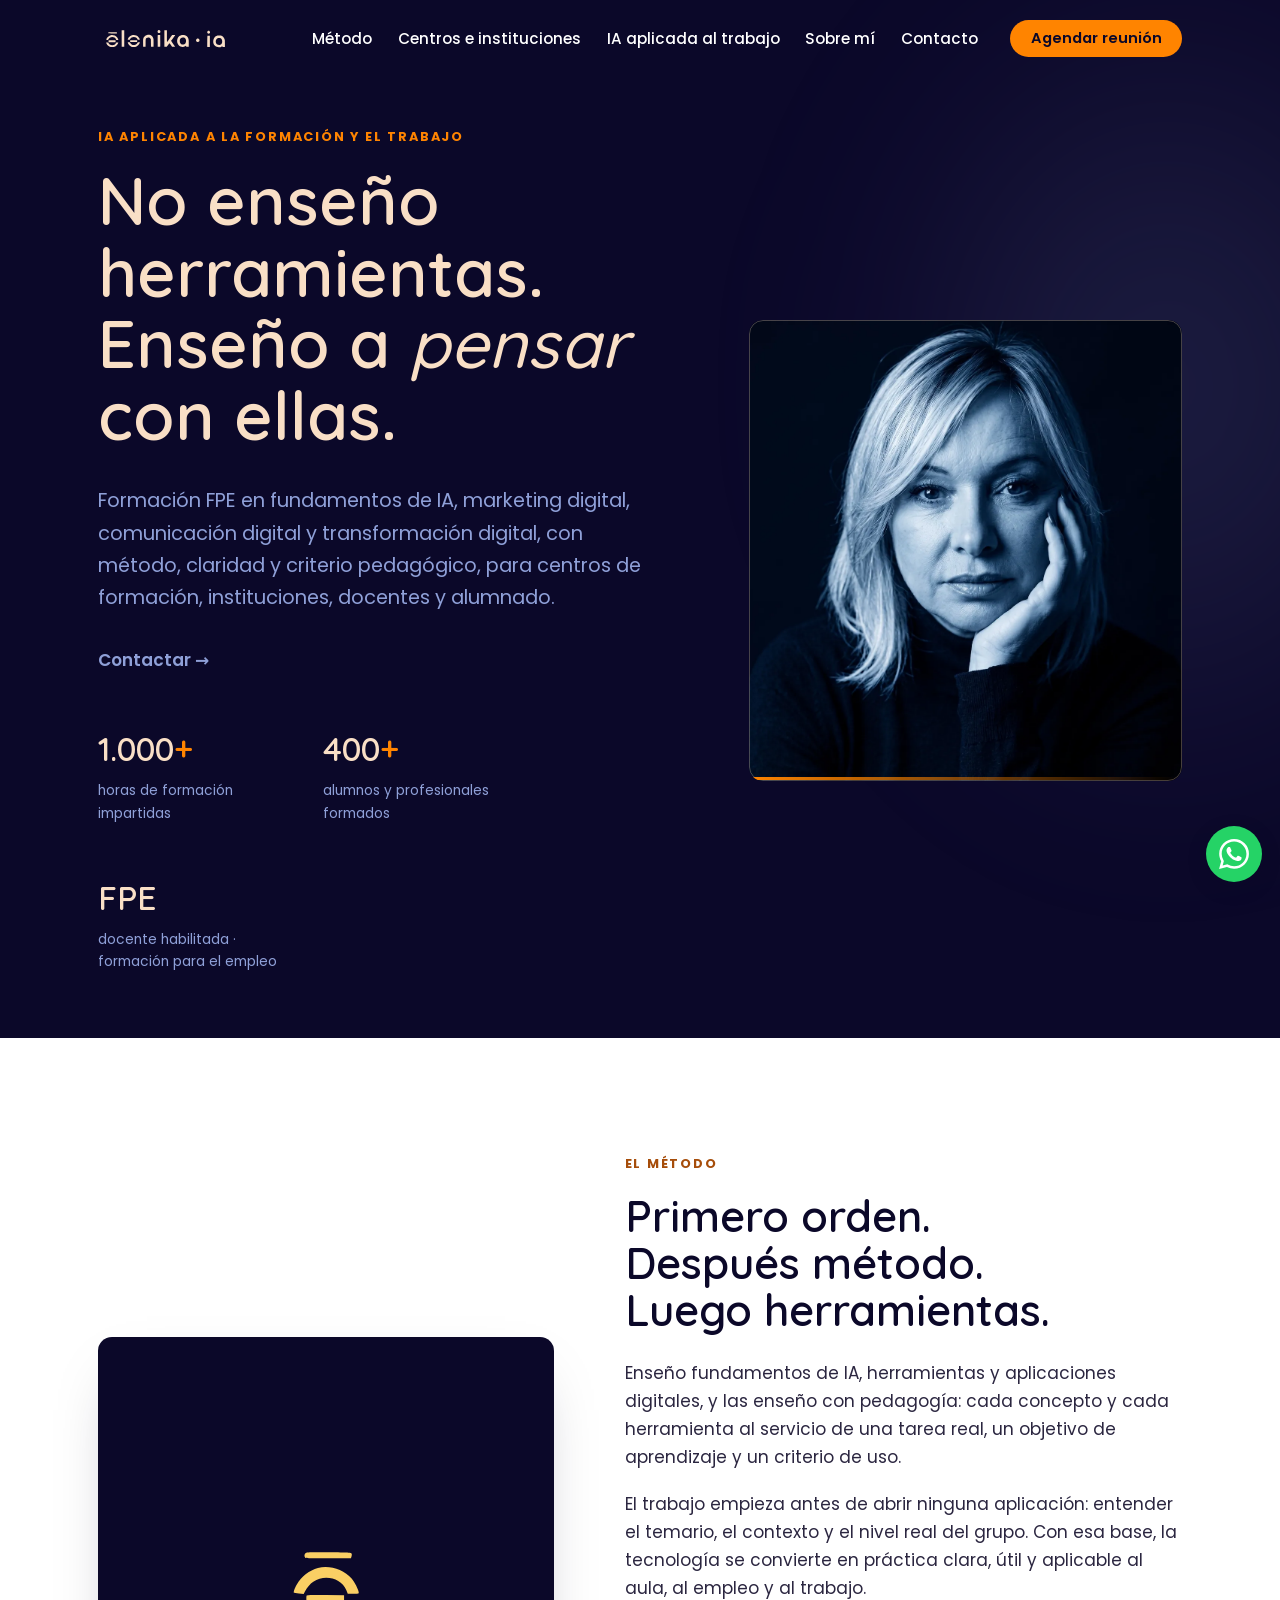
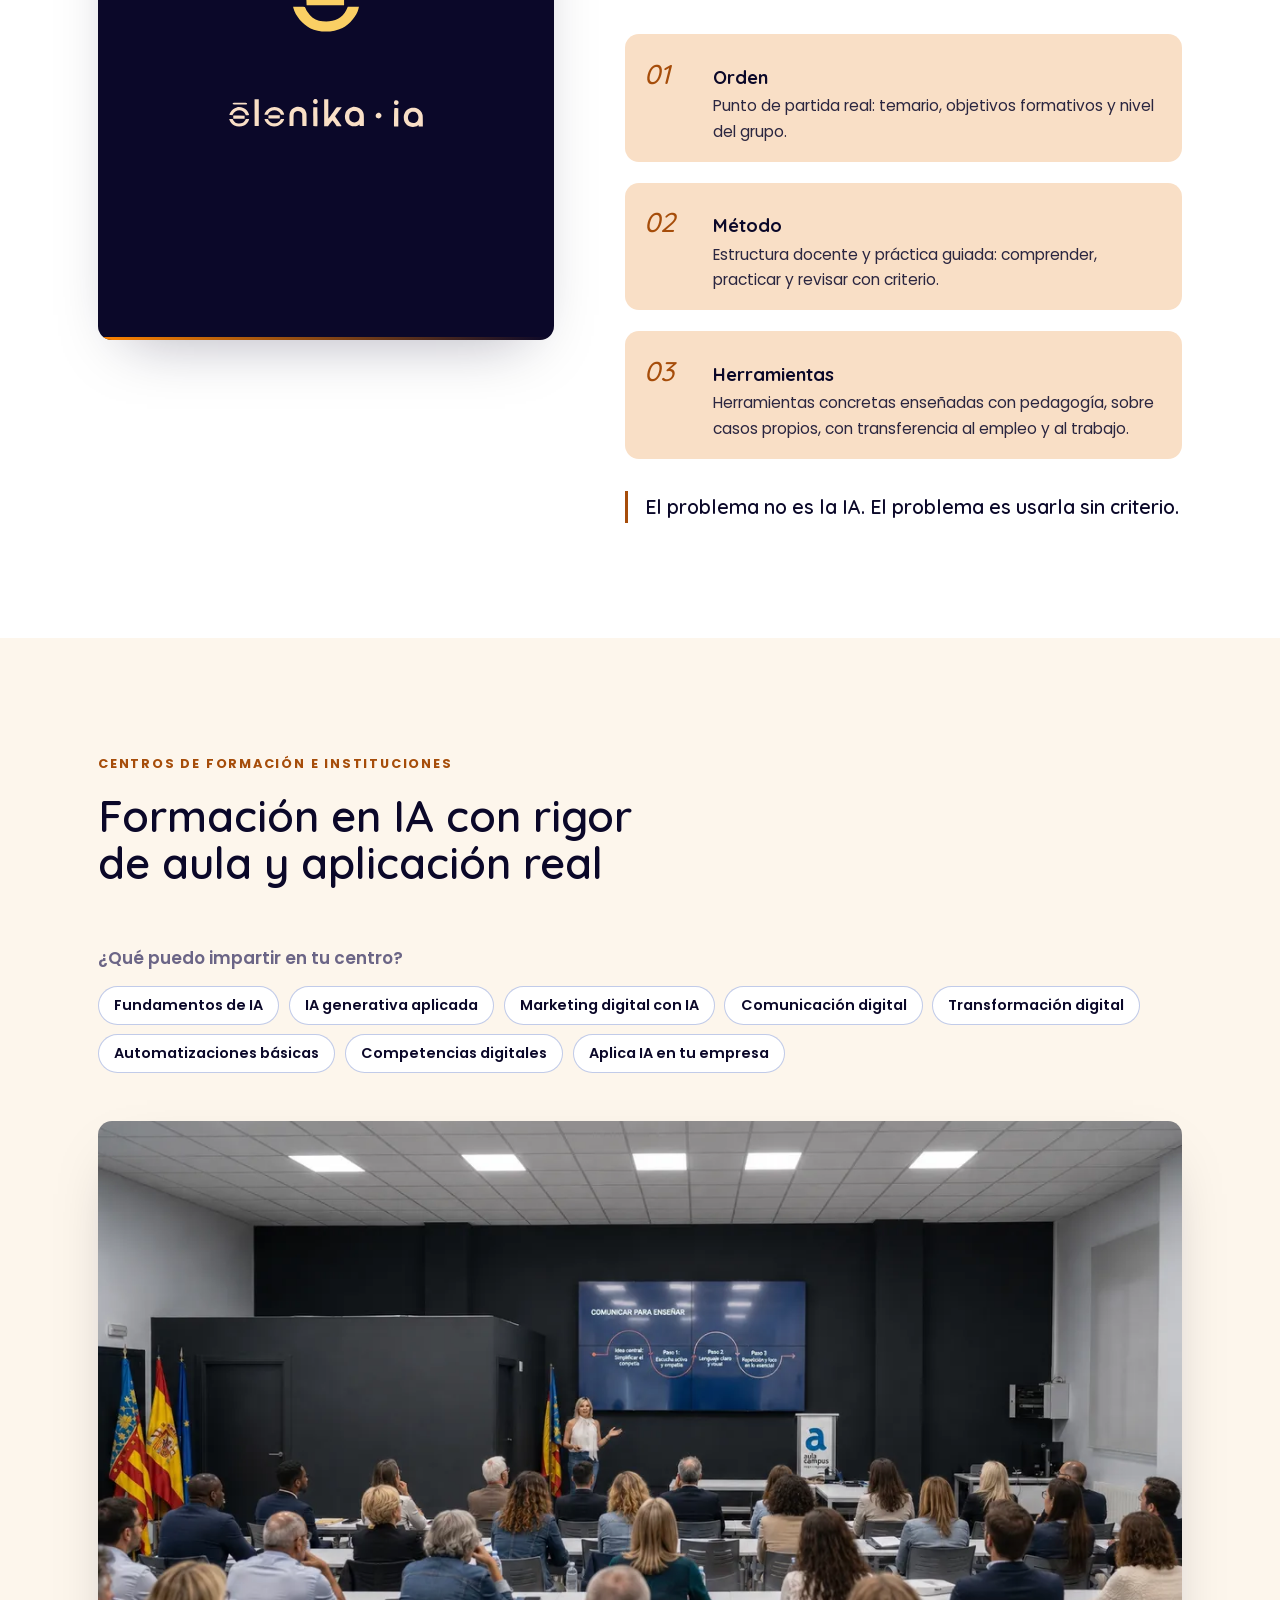
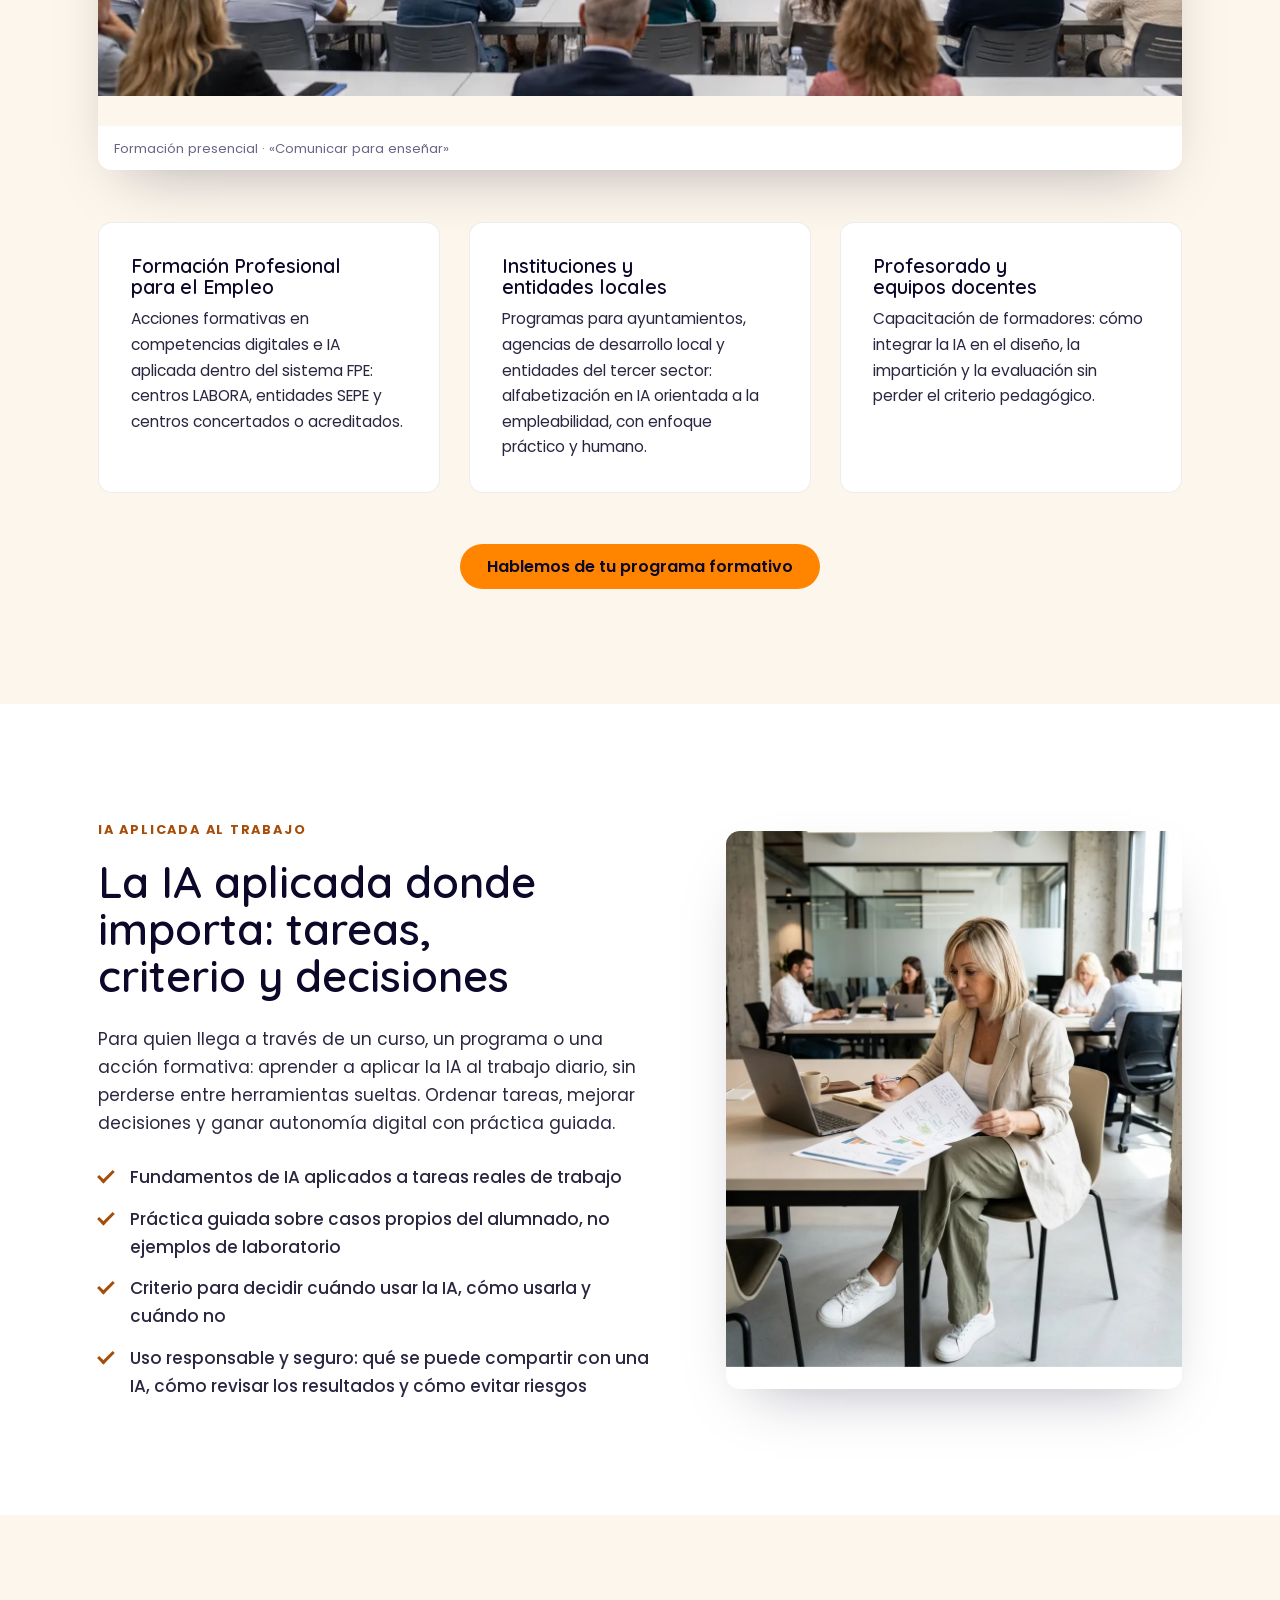
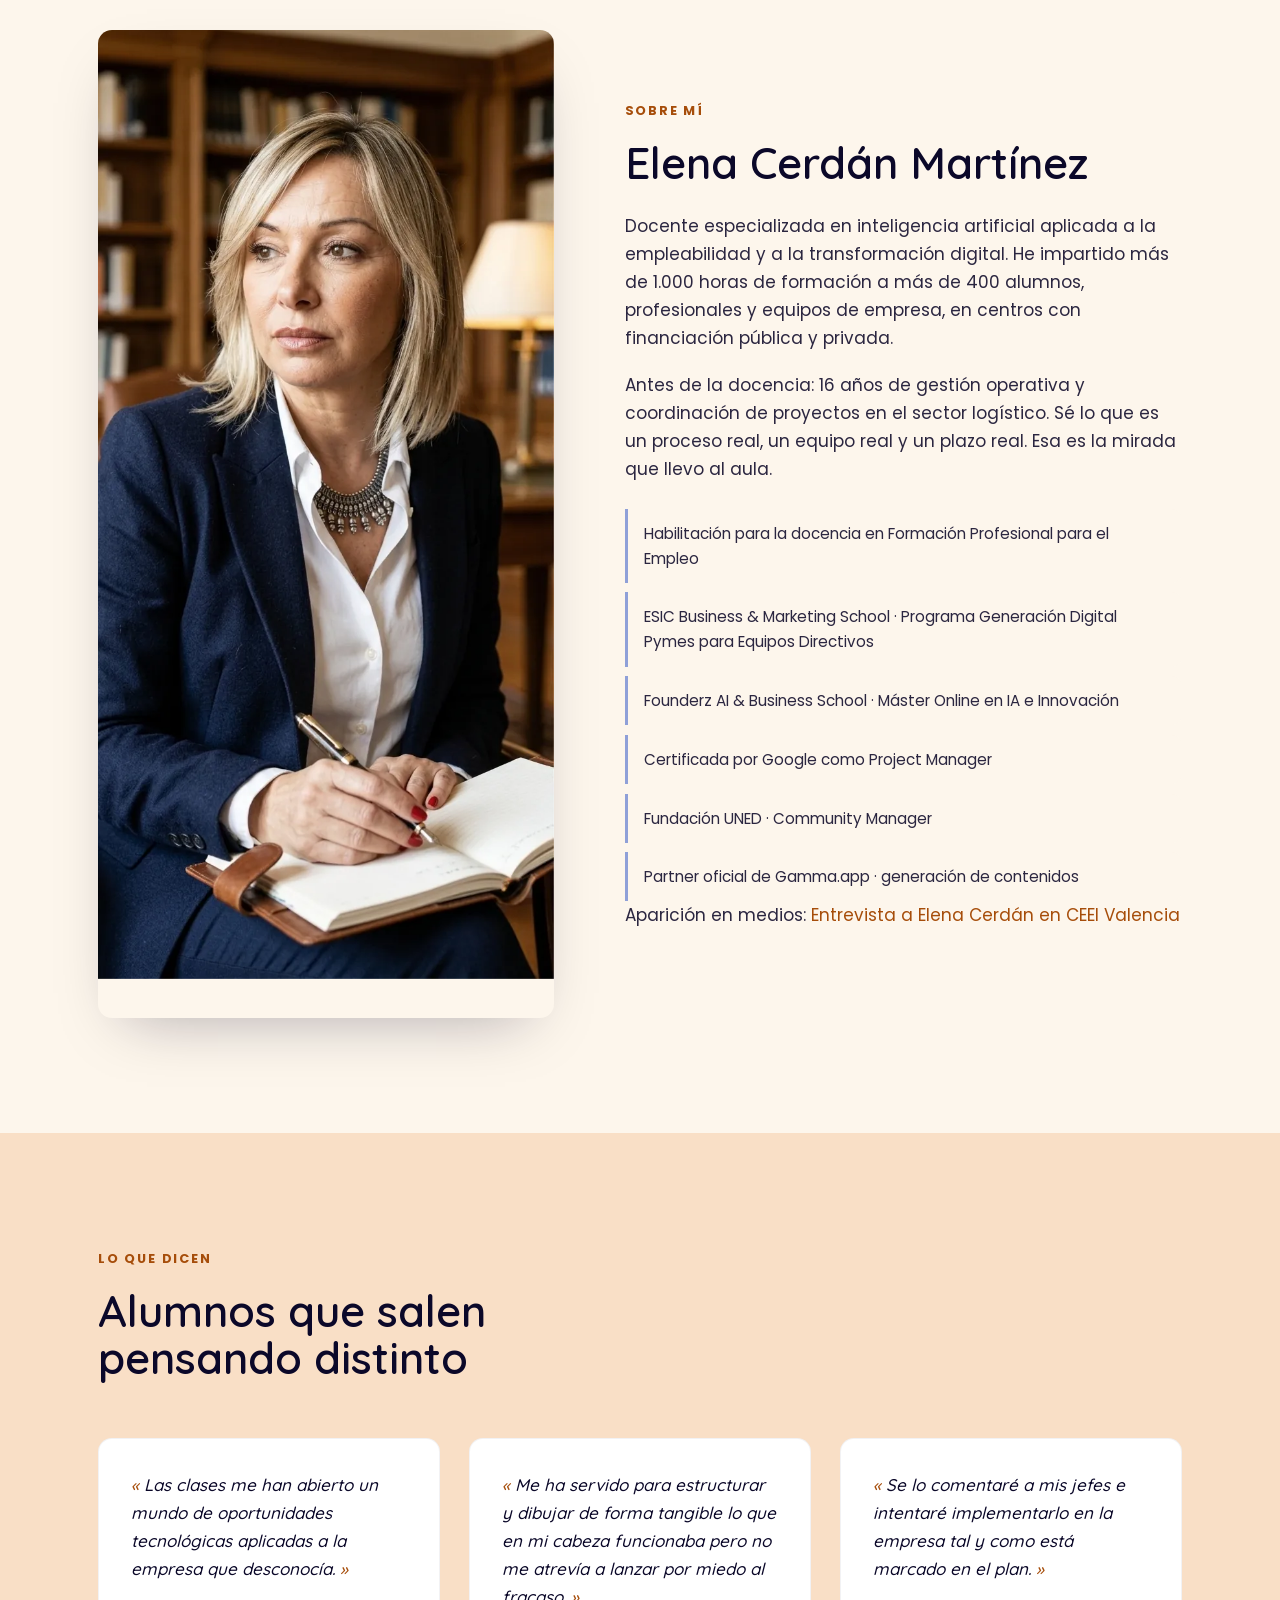
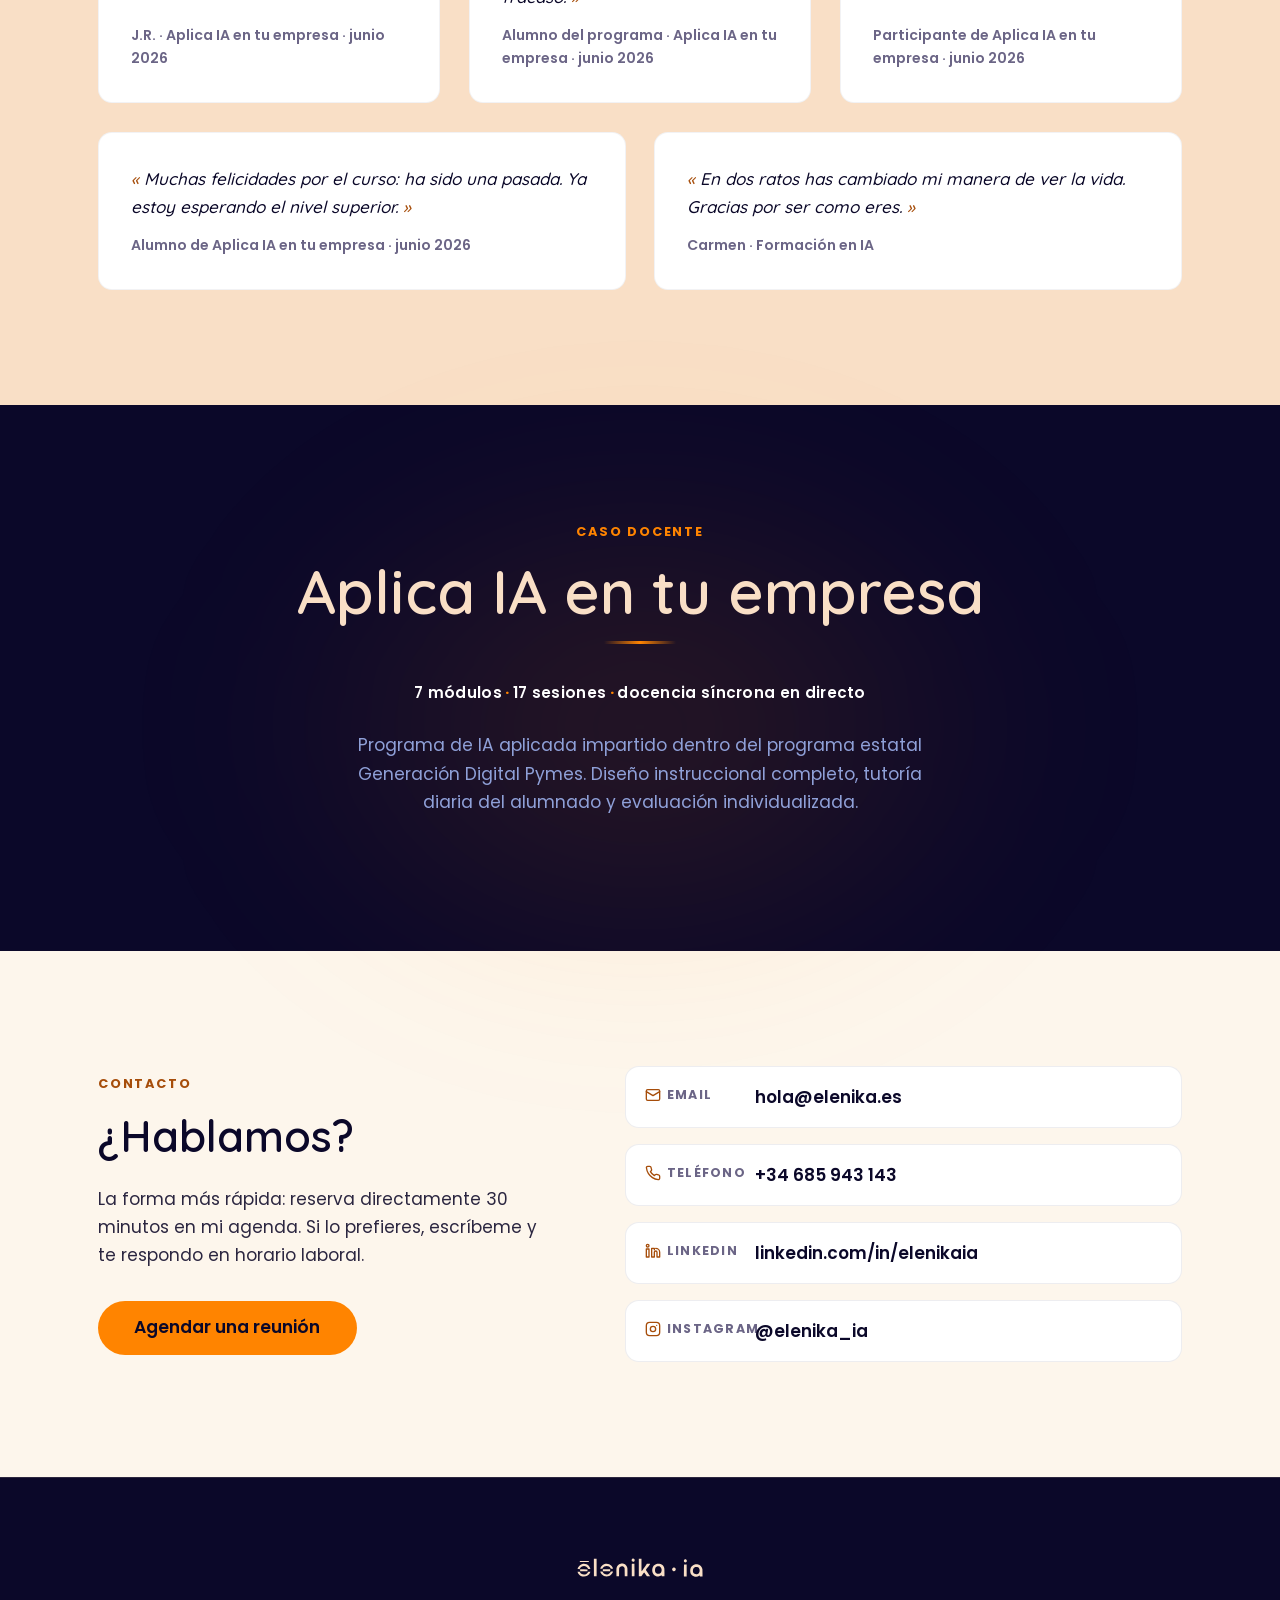
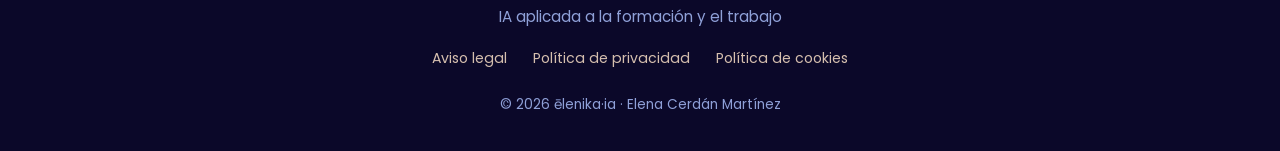
<file: index.html>
<!DOCTYPE html>
<html lang="es">
<head>
  <meta charset="UTF-8">
  <meta name="viewport" content="width=device-width, initial-scale=1.0">
  <title>ēlenika·ia · IA aplicada a la formación y el trabajo</title>
  <meta name="description" content="Formación FPE en fundamentos de IA, marketing digital, comunicación digital y transformación digital, para centros de formación, instituciones, docentes y alumnado. Elena Cerdán Martínez · ēlenika·ia.">
  <link rel="icon" type="image/svg+xml" href="assets/img/favicon.svg">
  <link rel="stylesheet" href="styles.css?v=20260904">
  <meta property="og:title" content="ēlenika·ia · IA aplicada a la formación y el trabajo">
  <meta property="og:description" content="No enseño herramientas. Enseño a pensar con ellas. Formación FPE en fundamentos de IA, marketing digital, comunicación digital y transformación digital.">
  <meta property="og:type" content="website">
  <script type="application/ld+json">
  {
    "@context": "https://schema.org",
    "@graph": [
      {
        "@type": "Person",
        "name": "Elena Cerdán Martínez",
        "jobTitle": "Docente FPE en IA aplicada, marketing digital y transformación digital",
        "url": "https://elenika.es/",
        "email": "mailto:hola@elenika.es",
        "telephone": "+34685943143",
        "sameAs": [
          "https://www.linkedin.com/in/elenikaia",
          "https://www.instagram.com/elenika_ia"
        ],
        "knowsAbout": [
          "Inteligencia artificial aplicada",
          "Formación Profesional para el Empleo",
          "Marketing digital",
          "Comunicación digital",
          "Transformación digital",
          "Competencias digitales"
        ],
        "brand": { "@type": "Brand", "name": "ēlenika·ia" }
      },
      {
        "@type": "WebSite",
        "name": "ēlenika·ia",
        "url": "https://elenika.es/",
        "inLanguage": "es"
      }
    ]
  }
  </script>
  <meta property="og:url" content="https://elenika.es/">
  <meta property="og:image" content="https://elenika.es/assets/img/elenika10.webp">
  <meta property="og:locale" content="es_ES">
</head>
<body>

  <!-- Splash -->
  <div class="splash" data-splash aria-hidden="true">
    <img src="assets/img/favicon.svg" alt="" class="splash-mark" width="72" height="72">
  </div>

  <!-- Nav -->
  <header class="nav" data-nav>
    <div class="nav-inner">
      <a href="#inicio" class="nav-logo" aria-label="ēlenika·ia — inicio">
        <img src="assets/img/logo_digital_sin_tagline.svg" alt="ēlenika·ia" class="nav-logo-dark" width="146" height="37">
        <img src="assets/img/logo_premium_sin_tagline.svg" alt="" class="nav-logo-light" width="146" height="37" aria-hidden="true">
      </a>
      <nav class="nav-links" data-nav-links aria-label="Navegación principal">
        <a href="#metodo">Método</a>
        <a href="#centros">Centros e instituciones</a>
        <a href="#empresas">IA aplicada al trabajo</a>
        <a href="#sobre-mi">Sobre mí</a>
        <a href="#contacto">Contacto</a>
      </nav>
      <a href="https://calendly.com/hola-elenika/30min" target="_blank" rel="noopener" class="btn btn-primary nav-cta" data-magnetic>Agendar reunión</a>
      <button class="nav-burger" data-burger aria-label="Abrir menú" aria-expanded="false">
        <span></span><span></span>
      </button>
    </div>
  </header>

  <main id="inicio">

    <!-- ============ HERO ============ -->
    <section class="hero" data-theme-dark>
      <div class="hero-inner">
        <div class="hero-copy">
          <p class="kicker reveal">IA aplicada a la formación y el trabajo</p>
          <h1 class="hero-title" data-split="words">No enseño herramientas.<br>Enseño a <em>pensar</em> con ellas.</h1>
          <p class="hero-sub reveal">Formación FPE en fundamentos de IA, marketing digital, comunicación digital y transformación digital, con método, claridad y criterio pedagógico, para centros de formación, instituciones, docentes y alumnado.</p>
          <div class="hero-actions reveal">
            <a href="#contacto" class="link-arrow">Contactar</a>
          </div>
          <dl class="hero-stats reveal">
            <div><dt data-count="1000">0</dt><dd>horas de formación impartidas</dd></div>
            <div><dt data-count="400">0</dt><dd>alumnos y profesionales formados</dd></div>
            <div><dt>FPE</dt><dd>docente habilitada · formación para el empleo</dd></div>
          </dl>
        </div>
        <figure class="hero-figure" data-parallax="0.12">
          <img src="assets/img/elenika10.webp" alt="Elena Cerdán Martínez, docente de inteligencia artificial aplicada" width="1200" height="1276" fetchpriority="high">
          <span class="hero-ring" aria-hidden="true"></span>
        </figure>
      </div>
    </section>

    <!-- ============ MÉTODO ============ -->
    <section class="section section-metodo" id="metodo">
      <div class="container grid-2">
        <figure class="figure-editorial brand-panel reveal" aria-hidden="true">
          <img src="assets/img/favicon.svg" alt="" class="brand-panel-mark" width="120" height="120" loading="lazy">
          <img src="assets/img/logo_premium_sin_tagline.svg" alt="" class="brand-panel-logo" width="220" height="55" loading="lazy">
        </figure>
        <div class="section-copy">
          <p class="kicker reveal">El método</p>
          <h2 class="reveal" data-split="words">Primero orden. Después método. Luego herramientas.</h2>
          <p class="reveal">Enseño fundamentos de IA, herramientas y aplicaciones digitales, y las enseño con pedagogía: cada concepto y cada herramienta al servicio de una tarea real, un objetivo de aprendizaje y un criterio de uso.</p>
          <p class="reveal">El trabajo empieza antes de abrir ninguna aplicación: entender el temario, el contexto y el nivel real del grupo. Con esa base, la tecnología se convierte en práctica clara, útil y aplicable al aula, al empleo y al trabajo.</p>
          <ol class="metodo-steps">
            <li class="reveal"><strong>Orden</strong><span>Punto de partida real: temario, objetivos formativos y nivel del grupo.</span></li>
            <li class="reveal"><strong>Método</strong><span>Estructura docente y práctica guiada: comprender, practicar y revisar con criterio.</span></li>
            <li class="reveal"><strong>Herramientas</strong><span>Herramientas concretas enseñadas con pedagogía, sobre casos propios, con transferencia al empleo y al trabajo.</span></li>
          </ol>
          <p class="metodo-cierre reveal">El problema no es la IA. El problema es usarla sin criterio.</p>
        </div>
      </div>
    </section>

    <!-- ============ CENTROS E INSTITUCIONES ============ -->
    <section class="section section-centros" id="centros">
      <div class="container">
        <div class="section-head">
          <p class="kicker reveal">Centros de formación e instituciones</p>
          <h2 class="reveal" data-split="words">Formación en IA con rigor de aula y aplicación real</h2>
        </div>
        <p class="chips-lead reveal">¿Qué puedo impartir en tu centro?</p>
        <ul class="chips reveal">
          <li>Fundamentos de IA</li>
          <li>IA generativa aplicada</li>
          <li>Marketing digital con IA</li>
          <li>Comunicación digital</li>
          <li>Transformación digital</li>
          <li>Automatizaciones básicas</li>
          <li>Competencias digitales</li>
          <li>Aplica IA en tu empresa</li>
        </ul>
        <figure class="figure-wide reveal" data-parallax="0.1">
          <img src="assets/img/elenika11.webp" alt="Elena Cerdán impartiendo la sesión «Comunicar para enseñar» ante un grupo de profesionales en el aula" width="1200" height="670" loading="lazy">
          <figcaption>Formación presencial · «Comunicar para enseñar»</figcaption>
        </figure>
        <div class="cards-3">
          <article class="card reveal">
            <h3>Formación Profesional para el Empleo</h3>
            <p>Acciones formativas en competencias digitales e IA aplicada dentro del sistema FPE: centros LABORA, entidades SEPE y centros concertados o acreditados.</p>
          </article>
          <article class="card reveal">
            <h3>Instituciones y entidades locales</h3>
            <p>Programas para ayuntamientos, agencias de desarrollo local y entidades del tercer sector: alfabetización en IA orientada a la empleabilidad, con enfoque práctico y humano.</p>
          </article>
          <article class="card reveal">
            <h3>Profesorado y equipos docentes</h3>
            <p>Capacitación de formadores: cómo integrar la IA en el diseño, la impartición y la evaluación sin perder el criterio pedagógico.</p>
          </article>
        </div>
        <p class="section-cta reveal"><a href="https://calendly.com/hola-elenika/30min" target="_blank" rel="noopener" class="btn btn-primary" data-magnetic>Hablemos de tu programa formativo</a></p>
      </div>
    </section>

    <!-- ============ EMPRESAS ============ -->
    <section class="section section-empresas" id="empresas">
      <div class="container grid-2 grid-2--reverse">
        <figure class="figure-editorial reveal" data-parallax="0.08">
          <img src="assets/img/elenika9.webp" alt="Elena revisando diagramas de procesos en un espacio de trabajo compartido" width="928" height="1136" loading="lazy">
        </figure>
        <div class="section-copy">
          <p class="kicker reveal">IA aplicada al trabajo</p>
          <h2 class="reveal" data-split="words">La IA aplicada donde importa: tareas, criterio y decisiones</h2>
          <p class="reveal">Para quien llega a través de un curso, un programa o una acción formativa: aprender a aplicar la IA al trabajo diario, sin perderse entre herramientas sueltas. Ordenar tareas, mejorar decisiones y ganar autonomía digital con práctica guiada.</p>
          <ul class="checklist">
            <li class="reveal">Fundamentos de IA aplicados a tareas reales de trabajo</li>
            <li class="reveal">Práctica guiada sobre casos propios del alumnado, no ejemplos de laboratorio</li>
            <li class="reveal">Criterio para decidir cuándo usar la IA, cómo usarla y cuándo no</li>
            <li class="reveal">Uso responsable y seguro: qué se puede compartir con una IA, cómo revisar los resultados y cómo evitar riesgos</li>
          </ul>
        </div>
      </div>
    </section>

    <!-- ============ SOBRE MÍ ============ -->
    <section class="section section-sobre" id="sobre-mi">
      <div class="container grid-2">
        <figure class="figure-editorial reveal" data-parallax="0.08">
          <img src="assets/img/elenika7.webp" alt="Retrato de Elena Cerdán Martínez" width="704" height="1524" loading="lazy">
        </figure>
        <div class="section-copy">
          <p class="kicker reveal">Sobre mí</p>
          <h2 class="reveal" data-split="words">Elena Cerdán Martínez</h2>
          <p class="reveal">Docente especializada en inteligencia artificial aplicada a la empleabilidad y a la transformación digital. He impartido más de 1.000 horas de formación a más de 400 alumnos, profesionales y equipos de empresa, en centros con financiación pública y privada.</p>
          <p class="reveal">Antes de la docencia: 16 años de gestión operativa y coordinación de proyectos en el sector logístico. Sé lo que es un proceso real, un equipo real y un plazo real. Esa es la mirada que llevo al aula.</p>
          <ul class="credentials">
            <li class="reveal">Habilitación para la docencia en Formación Profesional para el Empleo</li>
            <li class="reveal">ESIC Business & Marketing School · Programa Generación Digital Pymes para Equipos Directivos</li>
            <li class="reveal">Founderz AI & Business School · Máster Online en IA e Innovación</li>
            <li class="reveal">Certificada por Google como Project Manager</li>
            <li class="reveal">Fundación UNED · Community Manager</li>
            <li class="reveal">Partner oficial de Gamma.app · generación de contenidos</li>
          </ul>
          <p class="reveal">Aparición en medios: <a href="https://ceeivalencia.emprenemjunts.es/?n=32394&op=8" target="_blank" rel="noopener noreferrer">Entrevista a Elena Cerdán en CEEI Valencia</a></p>
        </div>
      </div>
    </section>

    <!-- ============ TESTIMONIOS ============ -->
    <section class="section section-testimonios" id="testimonios">
      <div class="container">
        <div class="section-head">
          <p class="kicker reveal">Lo que dicen</p>
          <h2 class="reveal" data-split="words">Alumnos que salen pensando distinto</h2>
        </div>
        <div class="cards-3 testimonios">
          <blockquote class="card testimonio reveal">
            <p>Las clases me han abierto un mundo de oportunidades tecnológicas aplicadas a la empresa que desconocía.</p>
            <footer>J.R. · Aplica IA en tu empresa · junio 2026</footer>
          </blockquote>
          <blockquote class="card testimonio reveal">
            <p>Me ha servido para estructurar y dibujar de forma tangible lo que en mi cabeza funcionaba pero no me atrevía a lanzar por miedo al fracaso.</p>
            <footer>Alumno del programa · Aplica IA en tu empresa · junio 2026</footer>
          </blockquote>
          <blockquote class="card testimonio reveal">
            <p>Se lo comentaré a mis jefes e intentaré implementarlo en la empresa tal y como está marcado en el plan.</p>
            <footer>Participante de Aplica IA en tu empresa · junio 2026</footer>
          </blockquote>
          <blockquote class="card testimonio reveal">
            <p>Muchas felicidades por el curso: ha sido una pasada. Ya estoy esperando el nivel superior.</p>
            <footer>Alumno de Aplica IA en tu empresa · junio 2026</footer>
          </blockquote>
          <blockquote class="card testimonio reveal">
            <p>En dos ratos has cambiado mi manera de ver la vida. Gracias por ser como eres.</p>
            <footer>Carmen · Formación en IA</footer>
          </blockquote>
        </div>
      </div>
    </section>

    <!-- ============ PROGRAMA DESTACADO ============ -->
    <section class="section section-programa" data-theme-dark id="programa">
      <div class="container">
        <p class="kicker reveal">Caso docente</p>
        <h2 class="programa-title reveal" data-split="words">Aplica IA en tu empresa</h2>
        <p class="programa-spec reveal"><span>7 módulos</span><span>17 sesiones</span><span>docencia síncrona en directo</span></p>
        <p class="programa-sub reveal">Programa de IA aplicada impartido dentro del programa estatal Generación Digital Pymes. Diseño instruccional completo, tutoría diaria del alumnado y evaluación individualizada.</p>
      </div>
    </section>

    <!-- ============ CONTACTO ============ -->
    <section class="section section-contacto" id="contacto">
      <div class="container grid-2">
        <div class="section-copy">
          <p class="kicker reveal">Contacto</p>
          <h2 class="reveal" data-split="words">¿Hablamos?</h2>
          <p class="reveal">La forma más rápida: reserva directamente 30 minutos en mi agenda. Si lo prefieres, escríbeme y te respondo en horario laboral.</p>
          <div class="hero-actions reveal">
            <a href="https://calendly.com/hola-elenika/30min" target="_blank" rel="noopener" class="btn btn-primary btn-lg" data-magnetic>Agendar una reunión</a>
          </div>
        </div>
        <ul class="contact-list">
          <li class="reveal"><span><svg aria-hidden="true" viewBox="0 0 24 24" width="16" height="16" fill="none" stroke="currentColor" stroke-width="2" stroke-linecap="round" stroke-linejoin="round"><rect x="2" y="4" width="20" height="16" rx="2"/><path d="m22 7-10 6L2 7"/></svg>Email</span><a href="mailto:hola@elenika.es">hola@elenika.es</a></li>
          <li class="reveal"><span><svg aria-hidden="true" viewBox="0 0 24 24" width="16" height="16" fill="none" stroke="currentColor" stroke-width="2" stroke-linecap="round" stroke-linejoin="round"><path d="M22 16.92v3a2 2 0 0 1-2.18 2 19.79 19.79 0 0 1-8.63-3.07 19.5 19.5 0 0 1-6-6 19.79 19.79 0 0 1-3.07-8.67A2 2 0 0 1 4.11 2h3a2 2 0 0 1 2 1.72c.13.96.36 1.9.7 2.81a2 2 0 0 1-.45 2.11L8.09 9.91a16 16 0 0 0 6 6l1.27-1.27a2 2 0 0 1 2.11-.45c.91.34 1.85.57 2.81.7A2 2 0 0 1 22 16.92z"/></svg>Teléfono</span><a href="tel:+34685943143">+34 685 943 143</a></li>
          <li class="reveal"><span><svg aria-hidden="true" viewBox="0 0 24 24" width="16" height="16" fill="none" stroke="currentColor" stroke-width="2" stroke-linecap="round" stroke-linejoin="round"><path d="M16 8a6 6 0 0 1 6 6v7h-4v-7a2 2 0 0 0-4 0v7h-4V8h4v2"/><rect x="2" y="9" width="4" height="12"/><circle cx="4" cy="4" r="2"/></svg>LinkedIn</span><a href="https://www.linkedin.com/in/elenikaia" target="_blank" rel="noopener">linkedin.com/in/elenikaia</a></li>
          <li class="reveal"><span><svg aria-hidden="true" viewBox="0 0 24 24" width="16" height="16" fill="none" stroke="currentColor" stroke-width="2" stroke-linecap="round" stroke-linejoin="round"><rect x="2" y="2" width="20" height="20" rx="5"/><circle cx="12" cy="12" r="4"/><line x1="17.5" y1="6.5" x2="17.5" y2="6.5"/></svg>Instagram</span><a href="https://www.instagram.com/elenika_ia" target="_blank" rel="noopener">@elenika_ia</a></li>
        </ul>
      </div>
    </section>

  </main>

  <!-- Footer -->
  <footer class="footer" data-theme-dark>
    <div class="container footer-inner">
      <img src="assets/img/logo_premium_sin_tagline.svg" alt="ēlenika·ia" width="160" height="40" loading="lazy">
      <p class="footer-tagline">IA aplicada a la formación y el trabajo</p>
      <nav class="footer-legal" aria-label="Enlaces legales">
        <a href="legal/aviso-legal.html">Aviso legal</a>
        <a href="legal/privacidad.html">Política de privacidad</a>
        <a href="legal/cookies.html">Política de cookies</a>
      </nav>
      <p class="footer-copy">© 2026 ēlenika·ia · Elena Cerdán Martínez</p>
    </div>
  </footer>

  <!-- Burbuja de contacto por WhatsApp -->
  <a class="whatsapp-fab" href="https://wa.me/34685943143?text=Hola%20Elena%2C%20te%20escribo%20desde%20elenika.es." target="_blank" rel="noopener" aria-label="Escribir a Elena por WhatsApp">
    <svg viewBox="0 0 24 24" aria-hidden="true"><path d="M17.472 14.382c-.297-.149-1.758-.867-2.03-.967-.273-.099-.471-.148-.67.15-.197.297-.767.966-.94 1.164-.173.199-.347.223-.644.075-.297-.15-1.255-.463-2.39-1.475-.883-.788-1.48-1.761-1.653-2.059-.173-.297-.018-.458.13-.606.134-.133.298-.347.446-.52.149-.174.198-.298.298-.497.099-.198.05-.371-.025-.52-.075-.149-.669-1.612-.916-2.207-.242-.579-.487-.5-.669-.51-.173-.008-.371-.01-.57-.01-.198 0-.52.074-.792.372-.272.297-1.04 1.016-1.04 2.479 0 1.462 1.065 2.875 1.213 3.074.149.198 2.096 3.2 5.077 4.487.709.306 1.262.489 1.694.625.712.227 1.36.195 1.871.118.571-.085 1.758-.719 2.006-1.413.248-.694.248-1.289.173-1.413-.074-.124-.272-.198-.57-.347m-5.421 7.403h-.004a9.87 9.87 0 01-5.031-1.378l-.361-.214-3.741.982.998-3.648-.235-.374a9.86 9.86 0 01-1.51-5.26c.001-5.45 4.436-9.884 9.888-9.884 2.64 0 5.122 1.03 6.988 2.898a9.825 9.825 0 012.893 6.994c-.003 5.45-4.437 9.884-9.885 9.884m8.413-18.297A11.815 11.815 0 0012.05 0C5.495 0 .16 5.335.157 11.892c0 2.096.547 4.142 1.588 5.945L.057 24l6.305-1.654a11.882 11.882 0 005.683 1.448h.005c6.554 0 11.89-5.335 11.893-11.893a11.821 11.821 0 00-3.48-8.413z"/></svg>
  </a>

  <script defer src="lib/gsap.min.js?v=20260904"></script>
  <script defer src="lib/ScrollTrigger.min.js?v=20260904"></script>
  <script defer src="main.js?v=20260904"></script>
</body>
</html>
</file>
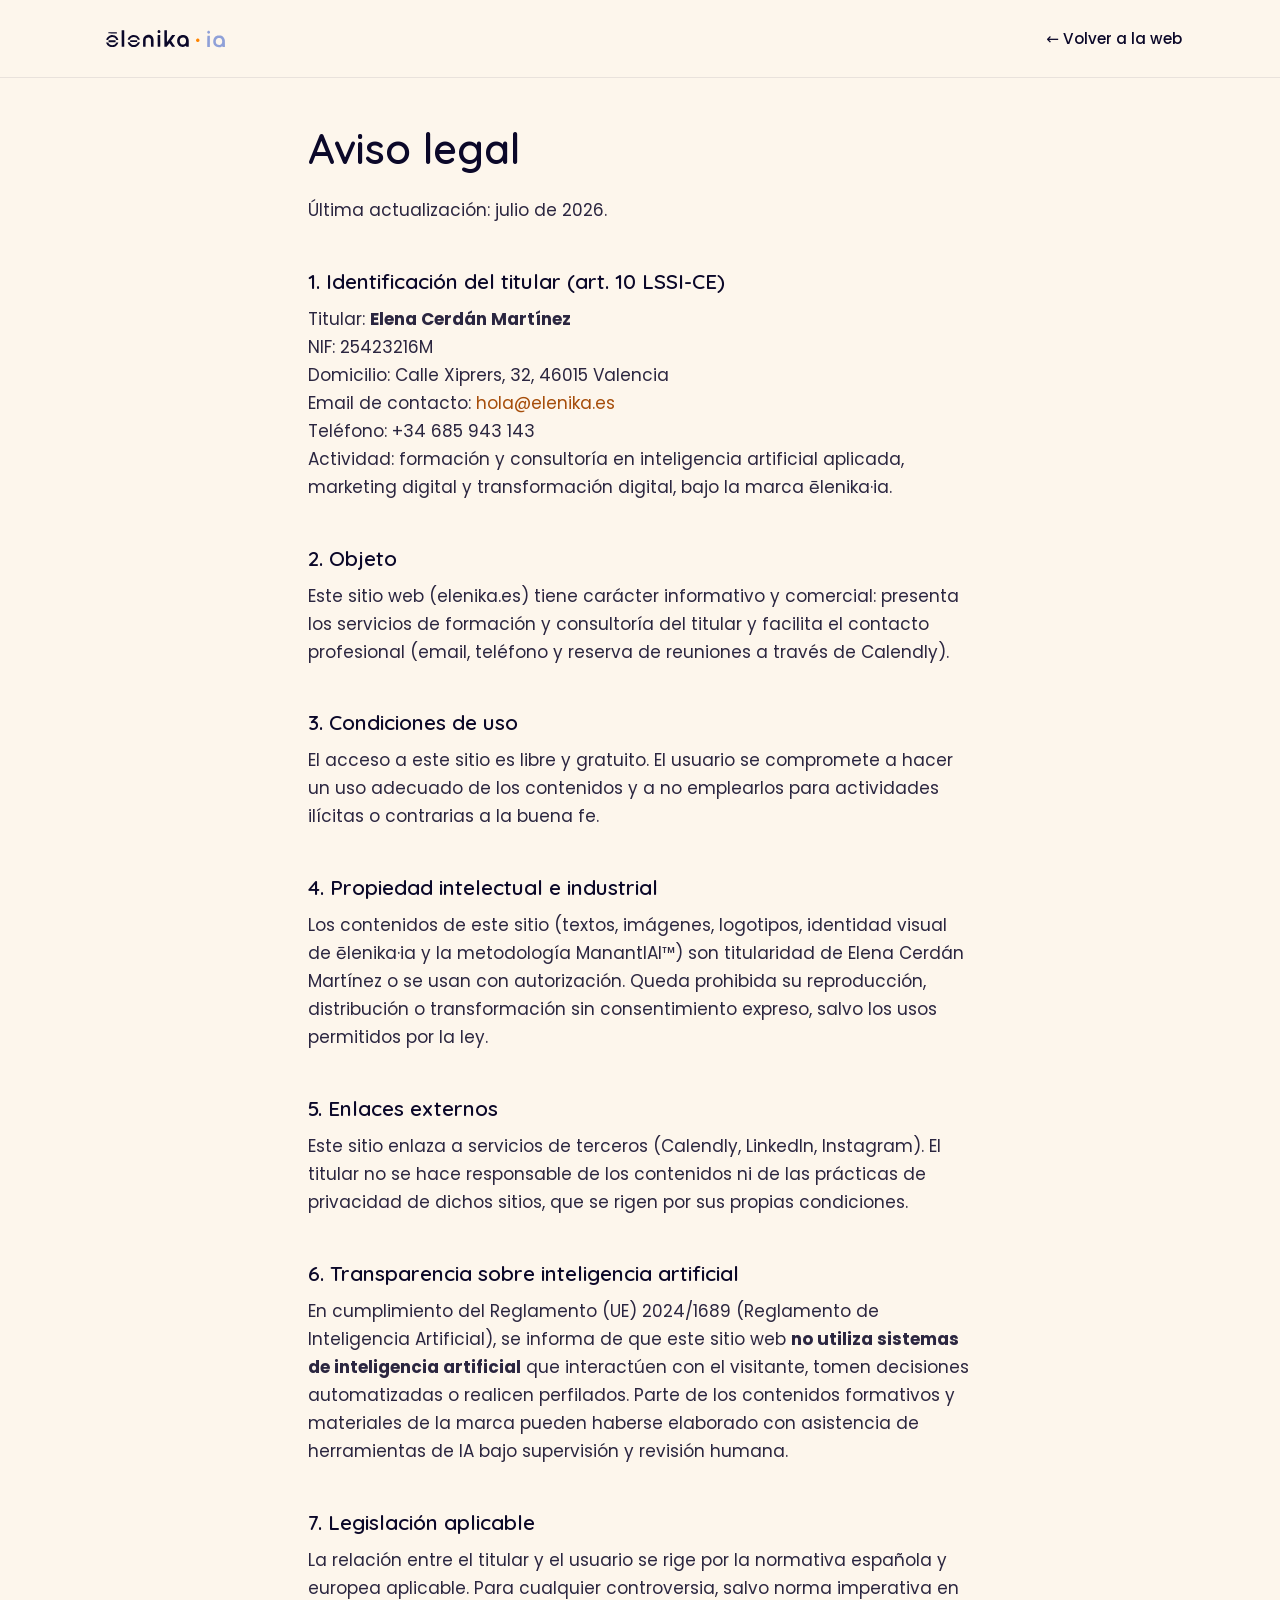
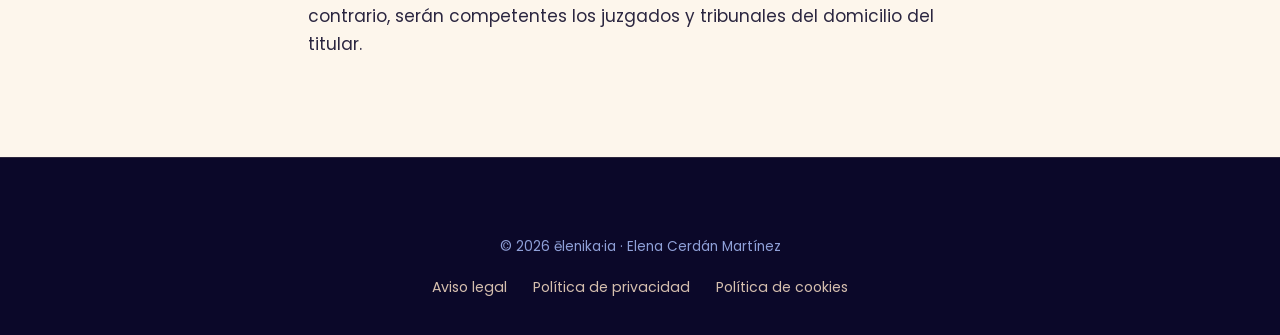
<file: legal/aviso-legal.html>
<!DOCTYPE html>
<html lang="es">
<head>
  <meta charset="UTF-8">
  <meta name="viewport" content="width=device-width, initial-scale=1.0">
  <title>Aviso legal — ēlenika·ia</title>
  <meta name="robots" content="noindex, follow">
  <link rel="icon" type="image/svg+xml" href="../assets/img/favicon.svg">
  <link rel="stylesheet" href="../styles.css?v=20260904">
  <style>
    .legal-page { max-width: 760px; margin-inline: auto; padding: calc(var(--nav-h) + 3rem) clamp(1.25rem, 4vw, 3rem) 5rem; }
    .legal-page h1 { font-size: clamp(1.9rem, 4vw, 2.6rem); }
    .legal-page h2 { font-size: 1.3rem; margin-top: 2.2em; }
    .legal-pending { background: var(--amande); border-left: 3px solid var(--naranja); padding: 0.15em 0.5em; border-radius: 4px; font-weight: 600; }
  </style>
</head>
<body>
  <header class="nav">
    <div class="nav-inner">
      <a href="../index.html" class="nav-logo" aria-label="ēlenika·ia — inicio">
        <img src="../assets/img/logo_digital_sin_tagline.svg" alt="ēlenika·ia" class="nav-logo-dark" width="146" height="37">
      </a>
      <nav class="nav-links" aria-label="Navegación"><a href="../index.html">← Volver a la web</a></nav>
    </div>
  </header>

  <main class="legal-page">
    <h1>Aviso legal</h1>
    <p>Última actualización: julio de 2026.</p>

    <h2>1. Identificación del titular (art. 10 LSSI-CE)</h2>
    <p>
      Titular: <strong>Elena Cerdán Martínez</strong><br>
      NIF: 25423216M<br>
      Domicilio: Calle Xiprers, 32, 46015 Valencia<br>
      Email de contacto: <a href="mailto:hola@elenika.es">hola@elenika.es</a><br>
      Teléfono: +34 685 943 143<br>
      Actividad: formación y consultoría en inteligencia artificial aplicada, marketing digital y transformación digital, bajo la marca ēlenika·ia.
    </p>

    <h2>2. Objeto</h2>
    <p>Este sitio web (elenika.es) tiene carácter informativo y comercial: presenta los servicios de formación y consultoría del titular y facilita el contacto profesional (email, teléfono y reserva de reuniones a través de Calendly).</p>

    <h2>3. Condiciones de uso</h2>
    <p>El acceso a este sitio es libre y gratuito. El usuario se compromete a hacer un uso adecuado de los contenidos y a no emplearlos para actividades ilícitas o contrarias a la buena fe.</p>

    <h2>4. Propiedad intelectual e industrial</h2>
    <p>Los contenidos de este sitio (textos, imágenes, logotipos, identidad visual de ēlenika·ia y la metodología ManantIAl™) son titularidad de Elena Cerdán Martínez o se usan con autorización. Queda prohibida su reproducción, distribución o transformación sin consentimiento expreso, salvo los usos permitidos por la ley.</p>

    <h2>5. Enlaces externos</h2>
    <p>Este sitio enlaza a servicios de terceros (Calendly, LinkedIn, Instagram). El titular no se hace responsable de los contenidos ni de las prácticas de privacidad de dichos sitios, que se rigen por sus propias condiciones.</p>

    <h2>6. Transparencia sobre inteligencia artificial</h2>
    <p>En cumplimiento del Reglamento (UE) 2024/1689 (Reglamento de Inteligencia Artificial), se informa de que este sitio web <strong>no utiliza sistemas de inteligencia artificial</strong> que interactúen con el visitante, tomen decisiones automatizadas o realicen perfilados. Parte de los contenidos formativos y materiales de la marca pueden haberse elaborado con asistencia de herramientas de IA bajo supervisión y revisión humana.</p>

    <h2>7. Legislación aplicable</h2>
    <p>La relación entre el titular y el usuario se rige por la normativa española y europea aplicable. Para cualquier controversia, salvo norma imperativa en contrario, serán competentes los juzgados y tribunales del domicilio del titular.</p>
  </main>

  <footer class="footer" data-theme-dark>
    <div class="container footer-inner">
      <p class="footer-copy">© 2026 ēlenika·ia · Elena Cerdán Martínez</p>
      <nav class="footer-legal" aria-label="Enlaces legales">
        <a href="aviso-legal.html">Aviso legal</a>
        <a href="privacidad.html">Política de privacidad</a>
        <a href="cookies.html">Política de cookies</a>
      </nav>
    </div>
  </footer>
</body>
</html>
</file>
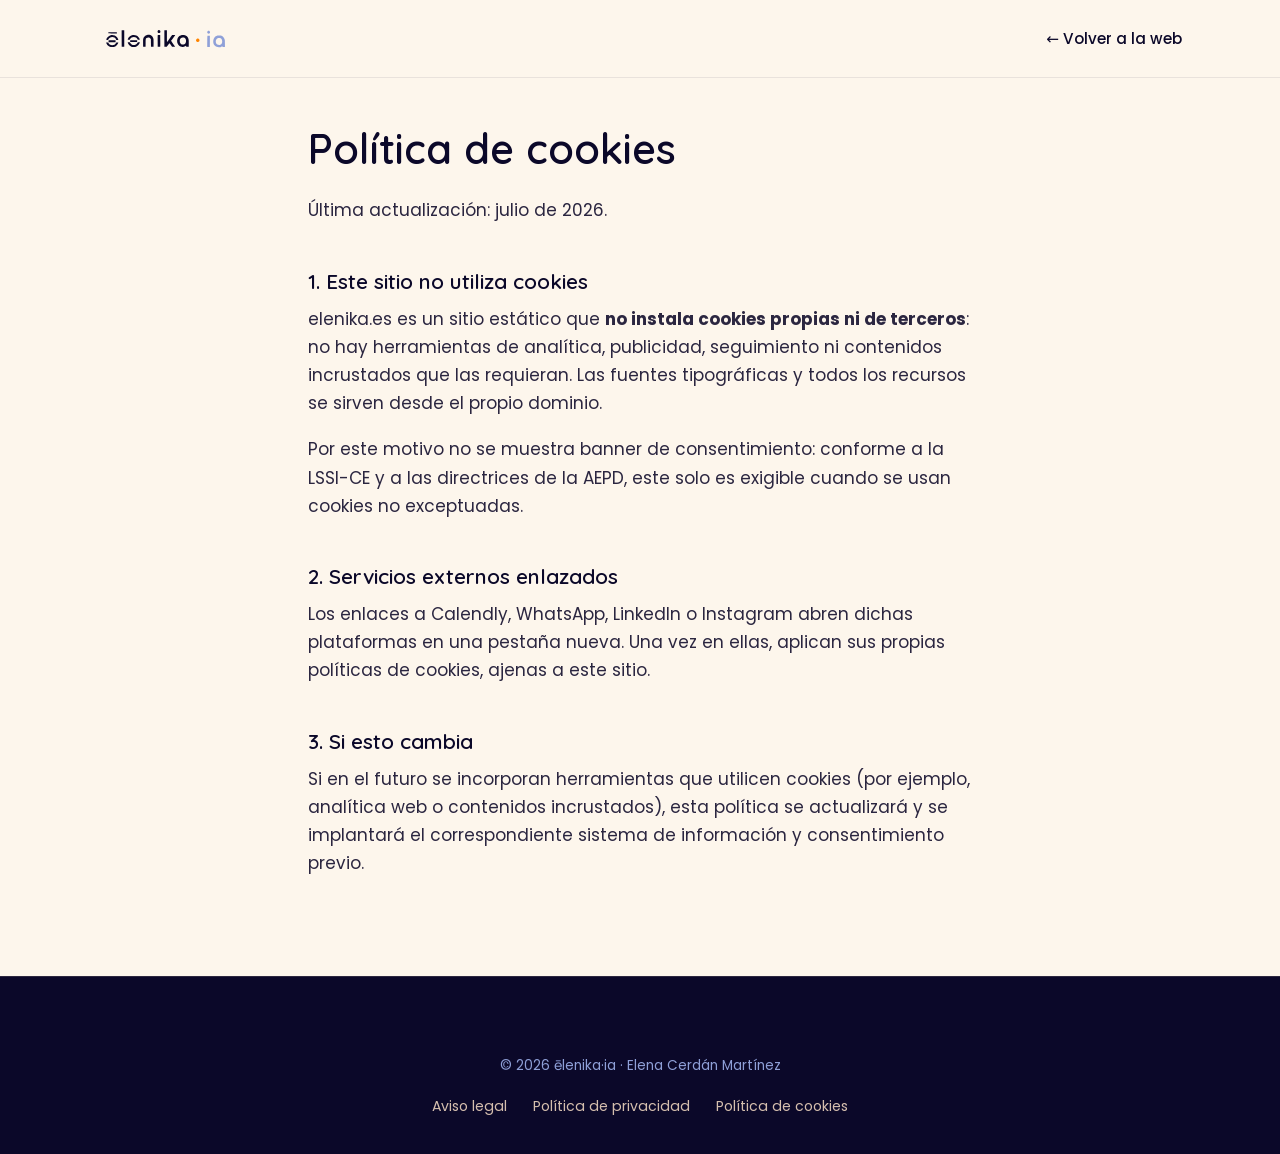
<file: legal/cookies.html>
<!DOCTYPE html>
<html lang="es">
<head>
  <meta charset="UTF-8">
  <meta name="viewport" content="width=device-width, initial-scale=1.0">
  <title>Política de cookies — ēlenika·ia</title>
  <meta name="robots" content="noindex, follow">
  <link rel="icon" type="image/svg+xml" href="../assets/img/favicon.svg">
  <link rel="stylesheet" href="../styles.css?v=20260904">
  <style>
    .legal-page { max-width: 760px; margin-inline: auto; padding: calc(var(--nav-h) + 3rem) clamp(1.25rem, 4vw, 3rem) 5rem; }
    .legal-page h1 { font-size: clamp(1.9rem, 4vw, 2.6rem); }
    .legal-page h2 { font-size: 1.3rem; margin-top: 2.2em; }
  </style>
</head>
<body>
  <header class="nav">
    <div class="nav-inner">
      <a href="../index.html" class="nav-logo" aria-label="ēlenika·ia — inicio">
        <img src="../assets/img/logo_digital_sin_tagline.svg" alt="ēlenika·ia" class="nav-logo-dark" width="146" height="37">
      </a>
      <nav class="nav-links" aria-label="Navegación"><a href="../index.html">← Volver a la web</a></nav>
    </div>
  </header>

  <main class="legal-page">
    <h1>Política de cookies</h1>
    <p>Última actualización: julio de 2026.</p>

    <h2>1. Este sitio no utiliza cookies</h2>
    <p>elenika.es es un sitio estático que <strong>no instala cookies propias ni de terceros</strong>: no hay herramientas de analítica, publicidad, seguimiento ni contenidos incrustados que las requieran. Las fuentes tipográficas y todos los recursos se sirven desde el propio dominio.</p>
    <p>Por este motivo no se muestra banner de consentimiento: conforme a la LSSI-CE y a las directrices de la AEPD, este solo es exigible cuando se usan cookies no exceptuadas.</p>

    <h2>2. Servicios externos enlazados</h2>
    <p>Los enlaces a Calendly, WhatsApp, LinkedIn o Instagram abren dichas plataformas en una pestaña nueva. Una vez en ellas, aplican sus propias políticas de cookies, ajenas a este sitio.</p>

    <h2>3. Si esto cambia</h2>
    <p>Si en el futuro se incorporan herramientas que utilicen cookies (por ejemplo, analítica web o contenidos incrustados), esta política se actualizará y se implantará el correspondiente sistema de información y consentimiento previo.</p>
  </main>

  <footer class="footer" data-theme-dark>
    <div class="container footer-inner">
      <p class="footer-copy">© 2026 ēlenika·ia · Elena Cerdán Martínez</p>
      <nav class="footer-legal" aria-label="Enlaces legales">
        <a href="aviso-legal.html">Aviso legal</a>
        <a href="privacidad.html">Política de privacidad</a>
        <a href="cookies.html">Política de cookies</a>
      </nav>
    </div>
  </footer>
</body>
</html>
</file>
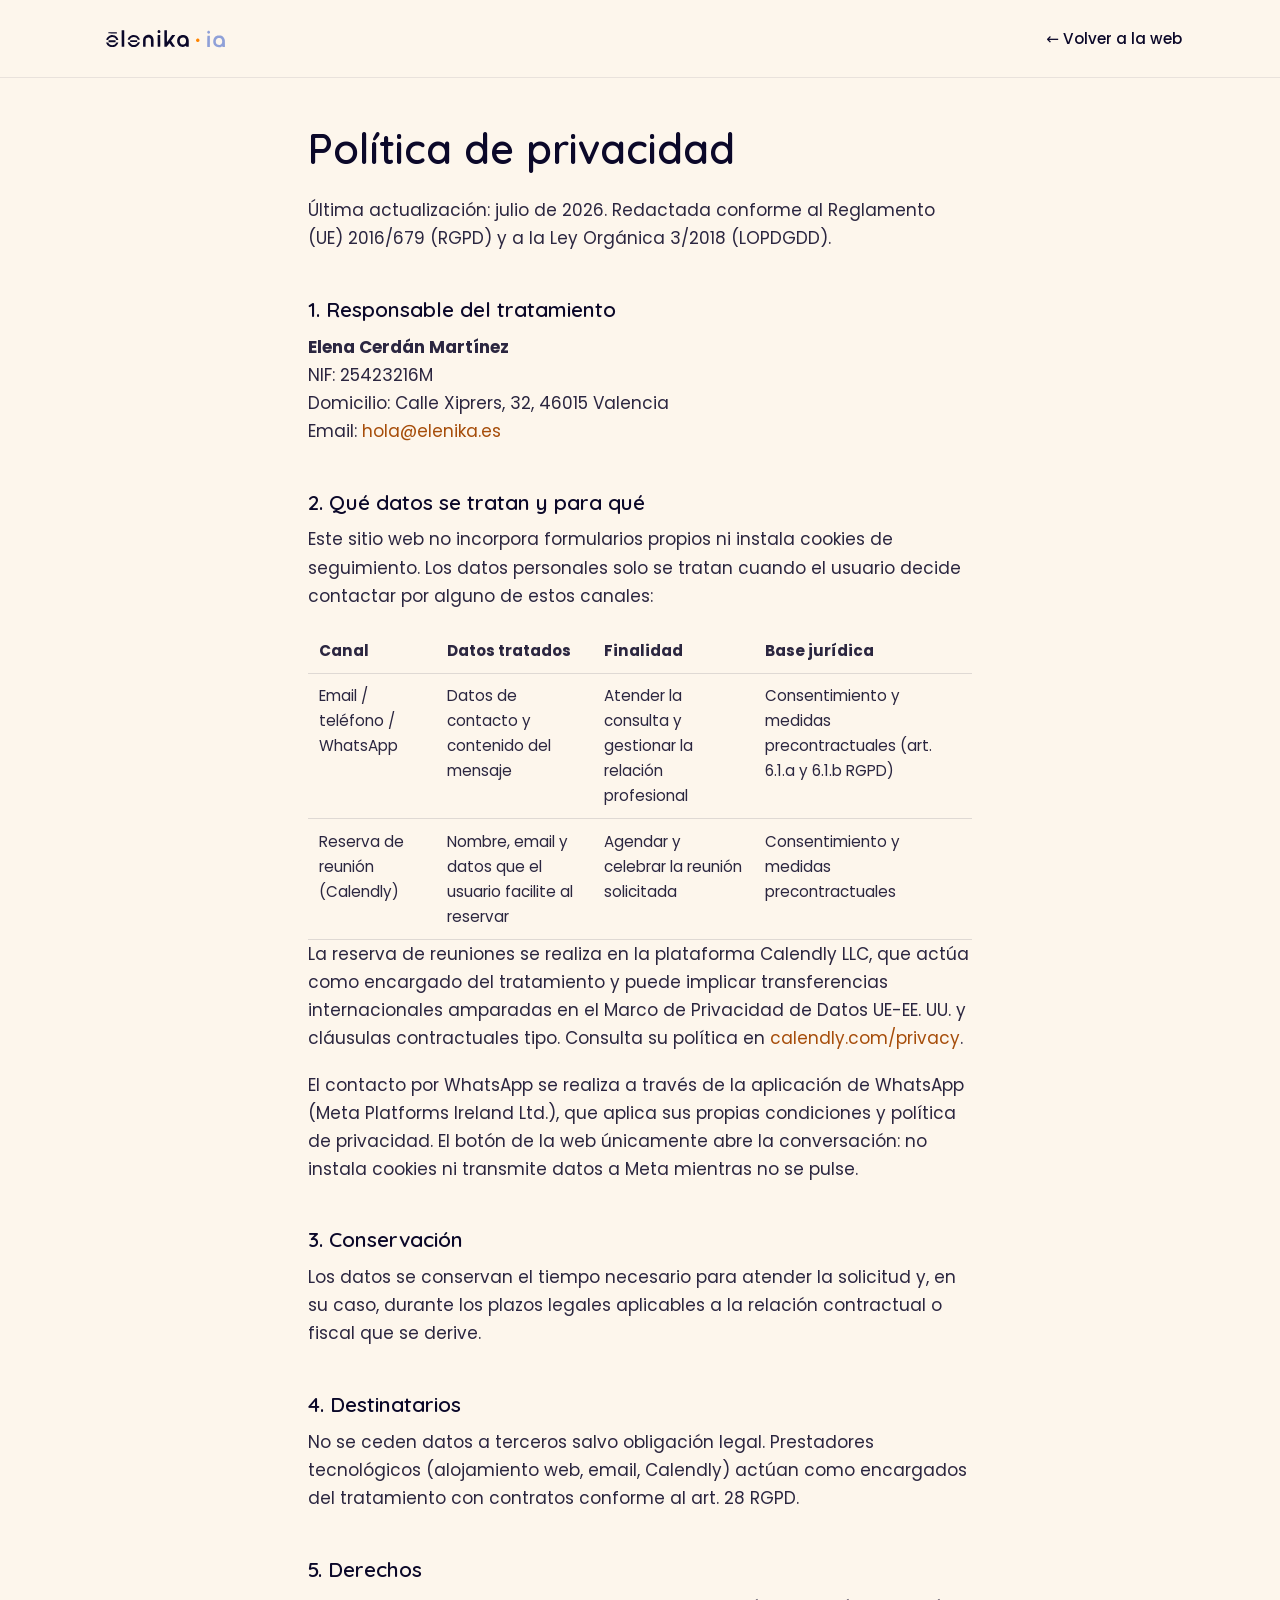
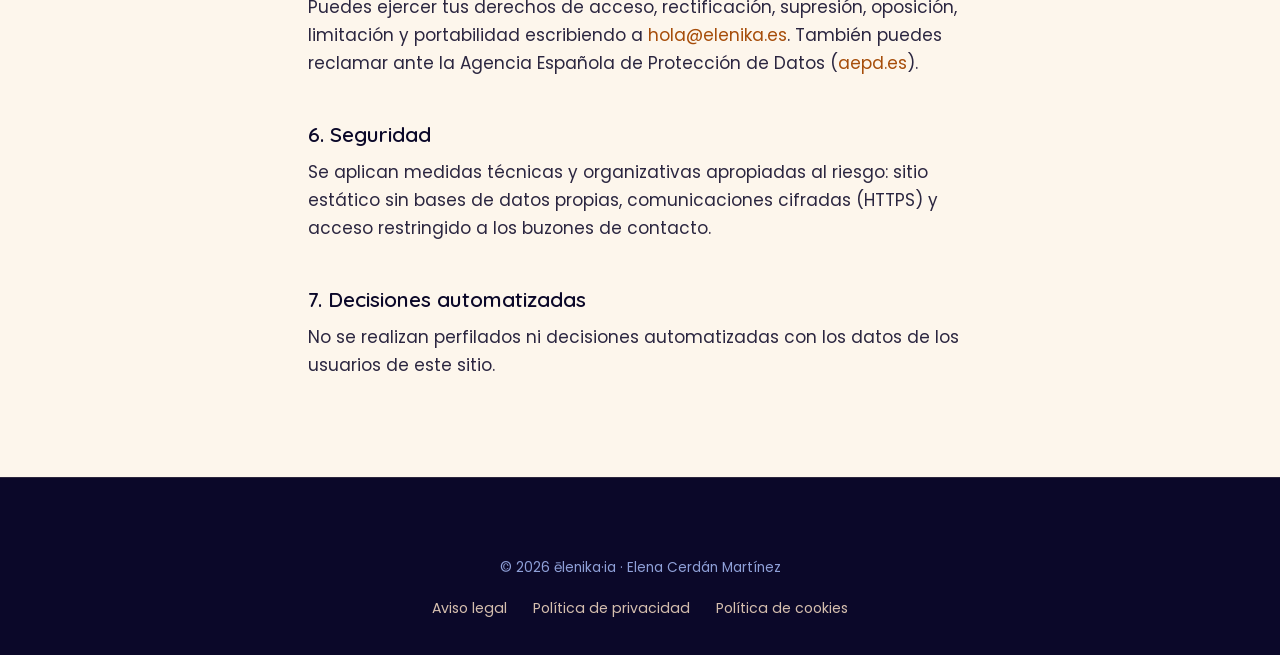
<file: legal/privacidad.html>
<!DOCTYPE html>
<html lang="es">
<head>
  <meta charset="UTF-8">
  <meta name="viewport" content="width=device-width, initial-scale=1.0">
  <title>Política de privacidad — ēlenika·ia</title>
  <meta name="robots" content="noindex, follow">
  <link rel="icon" type="image/svg+xml" href="../assets/img/favicon.svg">
  <link rel="stylesheet" href="../styles.css?v=20260904">
  <style>
    .legal-page { max-width: 760px; margin-inline: auto; padding: calc(var(--nav-h) + 3rem) clamp(1.25rem, 4vw, 3rem) 5rem; }
    .legal-page h1 { font-size: clamp(1.9rem, 4vw, 2.6rem); }
    .legal-page h2 { font-size: 1.3rem; margin-top: 2.2em; }
    .legal-pending { background: var(--amande); border-left: 3px solid var(--naranja); padding: 0.15em 0.5em; border-radius: 4px; font-weight: 600; }
    .legal-page table { width: 100%; border-collapse: collapse; font-size: 0.95rem; }
    .legal-page th, .legal-page td { text-align: left; padding: 0.6rem 0.7rem; border-bottom: 1px solid rgba(11,8,41,0.12); vertical-align: top; }
  </style>
</head>
<body>
  <header class="nav">
    <div class="nav-inner">
      <a href="../index.html" class="nav-logo" aria-label="ēlenika·ia — inicio">
        <img src="../assets/img/logo_digital_sin_tagline.svg" alt="ēlenika·ia" class="nav-logo-dark" width="146" height="37">
      </a>
      <nav class="nav-links" aria-label="Navegación"><a href="../index.html">← Volver a la web</a></nav>
    </div>
  </header>

  <main class="legal-page">
    <h1>Política de privacidad</h1>
    <p>Última actualización: julio de 2026. Redactada conforme al Reglamento (UE) 2016/679 (RGPD) y a la Ley Orgánica 3/2018 (LOPDGDD).</p>

    <h2>1. Responsable del tratamiento</h2>
    <p>
      <strong>Elena Cerdán Martínez</strong><br>
      NIF: 25423216M<br>
      Domicilio: Calle Xiprers, 32, 46015 Valencia<br>
      Email: <a href="mailto:hola@elenika.es">hola@elenika.es</a>
    </p>

    <h2>2. Qué datos se tratan y para qué</h2>
    <p>Este sitio web no incorpora formularios propios ni instala cookies de seguimiento. Los datos personales solo se tratan cuando el usuario decide contactar por alguno de estos canales:</p>
    <table>
      <tr><th>Canal</th><th>Datos tratados</th><th>Finalidad</th><th>Base jurídica</th></tr>
      <tr><td>Email / teléfono / WhatsApp</td><td>Datos de contacto y contenido del mensaje</td><td>Atender la consulta y gestionar la relación profesional</td><td>Consentimiento y medidas precontractuales (art. 6.1.a y 6.1.b RGPD)</td></tr>
      <tr><td>Reserva de reunión (Calendly)</td><td>Nombre, email y datos que el usuario facilite al reservar</td><td>Agendar y celebrar la reunión solicitada</td><td>Consentimiento y medidas precontractuales</td></tr>
    </table>
    <p>La reserva de reuniones se realiza en la plataforma Calendly LLC, que actúa como encargado del tratamiento y puede implicar transferencias internacionales amparadas en el Marco de Privacidad de Datos UE-EE. UU. y cláusulas contractuales tipo. Consulta su política en <a href="https://calendly.com/privacy" target="_blank" rel="noopener">calendly.com/privacy</a>.</p>
    <p>El contacto por WhatsApp se realiza a través de la aplicación de WhatsApp (Meta Platforms Ireland Ltd.), que aplica sus propias condiciones y política de privacidad. El botón de la web únicamente abre la conversación: no instala cookies ni transmite datos a Meta mientras no se pulse.</p>

    <h2>3. Conservación</h2>
    <p>Los datos se conservan el tiempo necesario para atender la solicitud y, en su caso, durante los plazos legales aplicables a la relación contractual o fiscal que se derive.</p>

    <h2>4. Destinatarios</h2>
    <p>No se ceden datos a terceros salvo obligación legal. Prestadores tecnológicos (alojamiento web, email, Calendly) actúan como encargados del tratamiento con contratos conforme al art. 28 RGPD.</p>

    <h2>5. Derechos</h2>
    <p>Puedes ejercer tus derechos de acceso, rectificación, supresión, oposición, limitación y portabilidad escribiendo a <a href="mailto:hola@elenika.es">hola@elenika.es</a>. También puedes reclamar ante la Agencia Española de Protección de Datos (<a href="https://www.aepd.es" target="_blank" rel="noopener">aepd.es</a>).</p>

    <h2>6. Seguridad</h2>
    <p>Se aplican medidas técnicas y organizativas apropiadas al riesgo: sitio estático sin bases de datos propias, comunicaciones cifradas (HTTPS) y acceso restringido a los buzones de contacto.</p>

    <h2>7. Decisiones automatizadas</h2>
    <p>No se realizan perfilados ni decisiones automatizadas con los datos de los usuarios de este sitio.</p>
  </main>

  <footer class="footer" data-theme-dark>
    <div class="container footer-inner">
      <p class="footer-copy">© 2026 ēlenika·ia · Elena Cerdán Martínez</p>
      <nav class="footer-legal" aria-label="Enlaces legales">
        <a href="aviso-legal.html">Aviso legal</a>
        <a href="privacidad.html">Política de privacidad</a>
        <a href="cookies.html">Política de cookies</a>
      </nav>
    </div>
  </footer>
</body>
</html>
</file>
<file: styles.css>
/* ============================================================
   ēlenika·ia — elenika.es
   Identidad según Manual de identidad visual v1.0 (julio 2026)
   ============================================================ */

/* ---------- Fuentes autoalojadas: Poppins + Quicksand (sin CDN de terceros) ---------- */
@font-face {
  font-family: "Poppins";
  font-style: italic;
  font-weight: 400;
  font-display: swap;
  src: url("assets/fonts/poppins-400-italic-latin-ext.woff2") format("woff2");
  unicode-range: U+0100-02BA, U+02BD-02C5, U+02C7-02CC, U+02CE-02D7, U+02DD-02FF, U+0304, U+0308, U+0329, U+1D00-1DBF, U+1E00-1E9F, U+1EF2-1EFF, U+2020, U+20A0-20AB, U+20AD-20C0, U+2113, U+2C60-2C7F, U+A720-A7FF;
}
@font-face {
  font-family: "Poppins";
  font-style: italic;
  font-weight: 400;
  font-display: swap;
  src: url("assets/fonts/poppins-400-italic-latin.woff2") format("woff2");
  unicode-range: U+0000-00FF, U+0131, U+0152-0153, U+02BB-02BC, U+02C6, U+02DA, U+02DC, U+0304, U+0308, U+0329, U+2000-206F, U+20AC, U+2122, U+2191, U+2193, U+2212, U+2215, U+FEFF, U+FFFD;
}
@font-face {
  font-family: "Poppins";
  font-style: normal;
  font-weight: 400;
  font-display: swap;
  src: url("assets/fonts/poppins-400-normal-latin-ext.woff2") format("woff2");
  unicode-range: U+0100-02BA, U+02BD-02C5, U+02C7-02CC, U+02CE-02D7, U+02DD-02FF, U+0304, U+0308, U+0329, U+1D00-1DBF, U+1E00-1E9F, U+1EF2-1EFF, U+2020, U+20A0-20AB, U+20AD-20C0, U+2113, U+2C60-2C7F, U+A720-A7FF;
}
@font-face {
  font-family: "Poppins";
  font-style: normal;
  font-weight: 400;
  font-display: swap;
  src: url("assets/fonts/poppins-400-normal-latin.woff2") format("woff2");
  unicode-range: U+0000-00FF, U+0131, U+0152-0153, U+02BB-02BC, U+02C6, U+02DA, U+02DC, U+0304, U+0308, U+0329, U+2000-206F, U+20AC, U+2122, U+2191, U+2193, U+2212, U+2215, U+FEFF, U+FFFD;
}
@font-face {
  font-family: "Poppins";
  font-style: normal;
  font-weight: 500;
  font-display: swap;
  src: url("assets/fonts/poppins-500-normal-latin-ext.woff2") format("woff2");
  unicode-range: U+0100-02BA, U+02BD-02C5, U+02C7-02CC, U+02CE-02D7, U+02DD-02FF, U+0304, U+0308, U+0329, U+1D00-1DBF, U+1E00-1E9F, U+1EF2-1EFF, U+2020, U+20A0-20AB, U+20AD-20C0, U+2113, U+2C60-2C7F, U+A720-A7FF;
}
@font-face {
  font-family: "Poppins";
  font-style: normal;
  font-weight: 500;
  font-display: swap;
  src: url("assets/fonts/poppins-500-normal-latin.woff2") format("woff2");
  unicode-range: U+0000-00FF, U+0131, U+0152-0153, U+02BB-02BC, U+02C6, U+02DA, U+02DC, U+0304, U+0308, U+0329, U+2000-206F, U+20AC, U+2122, U+2191, U+2193, U+2212, U+2215, U+FEFF, U+FFFD;
}
@font-face {
  font-family: "Poppins";
  font-style: normal;
  font-weight: 600;
  font-display: swap;
  src: url("assets/fonts/poppins-600-normal-latin-ext.woff2") format("woff2");
  unicode-range: U+0100-02BA, U+02BD-02C5, U+02C7-02CC, U+02CE-02D7, U+02DD-02FF, U+0304, U+0308, U+0329, U+1D00-1DBF, U+1E00-1E9F, U+1EF2-1EFF, U+2020, U+20A0-20AB, U+20AD-20C0, U+2113, U+2C60-2C7F, U+A720-A7FF;
}
@font-face {
  font-family: "Poppins";
  font-style: normal;
  font-weight: 600;
  font-display: swap;
  src: url("assets/fonts/poppins-600-normal-latin.woff2") format("woff2");
  unicode-range: U+0000-00FF, U+0131, U+0152-0153, U+02BB-02BC, U+02C6, U+02DA, U+02DC, U+0304, U+0308, U+0329, U+2000-206F, U+20AC, U+2122, U+2191, U+2193, U+2212, U+2215, U+FEFF, U+FFFD;
}
@font-face {
  font-family: "Poppins";
  font-style: normal;
  font-weight: 700;
  font-display: swap;
  src: url("assets/fonts/poppins-700-normal-latin-ext.woff2") format("woff2");
  unicode-range: U+0100-02BA, U+02BD-02C5, U+02C7-02CC, U+02CE-02D7, U+02DD-02FF, U+0304, U+0308, U+0329, U+1D00-1DBF, U+1E00-1E9F, U+1EF2-1EFF, U+2020, U+20A0-20AB, U+20AD-20C0, U+2113, U+2C60-2C7F, U+A720-A7FF;
}
@font-face {
  font-family: "Poppins";
  font-style: normal;
  font-weight: 700;
  font-display: swap;
  src: url("assets/fonts/poppins-700-normal-latin.woff2") format("woff2");
  unicode-range: U+0000-00FF, U+0131, U+0152-0153, U+02BB-02BC, U+02C6, U+02DA, U+02DC, U+0304, U+0308, U+0329, U+2000-206F, U+20AC, U+2122, U+2191, U+2193, U+2212, U+2215, U+FEFF, U+FFFD;
}
@font-face {
  font-family: "Quicksand";
  font-style: normal;
  font-weight: 500;
  font-display: swap;
  src: url("assets/fonts/quicksand-500-normal-latin-ext.woff2") format("woff2");
  unicode-range: U+0100-02BA, U+02BD-02C5, U+02C7-02CC, U+02CE-02D7, U+02DD-02FF, U+0304, U+0308, U+0329, U+1D00-1DBF, U+1E00-1E9F, U+1EF2-1EFF, U+2020, U+20A0-20AB, U+20AD-20C0, U+2113, U+2C60-2C7F, U+A720-A7FF;
}
@font-face {
  font-family: "Quicksand";
  font-style: normal;
  font-weight: 500;
  font-display: swap;
  src: url("assets/fonts/quicksand-500-normal-latin.woff2") format("woff2");
  unicode-range: U+0000-00FF, U+0131, U+0152-0153, U+02BB-02BC, U+02C6, U+02DA, U+02DC, U+0304, U+0308, U+0329, U+2000-206F, U+20AC, U+2122, U+2191, U+2193, U+2212, U+2215, U+FEFF, U+FFFD;
}
@font-face {
  font-family: "Quicksand";
  font-style: normal;
  font-weight: 600;
  font-display: swap;
  src: url("assets/fonts/quicksand-600-normal-latin-ext.woff2") format("woff2");
  unicode-range: U+0100-02BA, U+02BD-02C5, U+02C7-02CC, U+02CE-02D7, U+02DD-02FF, U+0304, U+0308, U+0329, U+1D00-1DBF, U+1E00-1E9F, U+1EF2-1EFF, U+2020, U+20A0-20AB, U+20AD-20C0, U+2113, U+2C60-2C7F, U+A720-A7FF;
}
@font-face {
  font-family: "Quicksand";
  font-style: normal;
  font-weight: 600;
  font-display: swap;
  src: url("assets/fonts/quicksand-600-normal-latin.woff2") format("woff2");
  unicode-range: U+0000-00FF, U+0131, U+0152-0153, U+02BB-02BC, U+02C6, U+02DA, U+02DC, U+0304, U+0308, U+0329, U+2000-206F, U+20AC, U+2122, U+2191, U+2193, U+2212, U+2215, U+FEFF, U+FFFD;
}
@font-face {
  font-family: "Quicksand";
  font-style: normal;
  font-weight: 700;
  font-display: swap;
  src: url("assets/fonts/quicksand-700-normal-latin-ext.woff2") format("woff2");
  unicode-range: U+0100-02BA, U+02BD-02C5, U+02C7-02CC, U+02CE-02D7, U+02DD-02FF, U+0304, U+0308, U+0329, U+1D00-1DBF, U+1E00-1E9F, U+1EF2-1EFF, U+2020, U+20A0-20AB, U+20AD-20C0, U+2113, U+2C60-2C7F, U+A720-A7FF;
}
@font-face {
  font-family: "Quicksand";
  font-style: normal;
  font-weight: 700;
  font-display: swap;
  src: url("assets/fonts/quicksand-700-normal-latin.woff2") format("woff2");
  unicode-range: U+0000-00FF, U+0131, U+0152-0153, U+02BB-02BC, U+02C6, U+02DA, U+02DC, U+0304, U+0308, U+0329, U+2000-206F, U+20AC, U+2122, U+2191, U+2193, U+2212, U+2215, U+FEFF, U+FFFD;
}

/* ---------- Tokens de marca ---------- */
:root {
  --naranja: #FF8400;
  /* Naranja para TEXTO sobre fondo claro: el #FF8400 sobre crema da 2,3:1 y no pasa
     WCAG AA. Esta versión más profunda pasa AA sobre crema, blanco y amande.
     El #FF8400 se reserva para rellenos (botones, filetes, acentos sobre navy). */
  --naranja-texto: #A64D0A;
  --vista-bleu: #8FA0D8;
  --amande: #F9DFC6;
  --bleu-oxford: #0B0829;
  --blanco: #FFFFFF;

  /* Neutros derivados (tema claro — mismos que documentos Word) */
  --bg: #FDF6EC;
  --bg-card: #FFFFFF;
  --ink: #0B0829;
  --text: #2B2640;
  --text-2: #6B6586;

  --font-display: "Quicksand", "Poppins", system-ui, sans-serif;
  --font-body: "Poppins", Calibri, system-ui, sans-serif;

  --nav-h: 78px;
  --radius: 14px;
  --ease-out: cubic-bezier(0.22, 1, 0.36, 1);
  --container: 1180px;
}

[data-theme-dark] {
  --bg: var(--bleu-oxford);
  --bg-card: #14103a;
  --ink: var(--amande);
  --text: var(--blanco);
  --text-2: var(--vista-bleu);
  /* Sobre navy el naranja de marca ya contrasta de sobra: se recupera el brillante. */
  --naranja-texto: var(--naranja);
}

/* ---------- Base ---------- */
*, *::before, *::after { box-sizing: border-box; }

html {
  overflow-x: clip;
  scroll-behavior: smooth;
  scroll-padding-top: calc(var(--nav-h) + 12px);
}
@media (prefers-reduced-motion: reduce) {
  html { scroll-behavior: auto; }
}

body {
  margin: 0;
  overflow-x: clip;
  background: var(--bg);
  color: var(--text);
  font-family: var(--font-body);
  font-size: 1.0625rem;
  line-height: 1.65;
  -webkit-font-smoothing: antialiased;
}

img { max-width: 100%; height: auto; display: block; }

h1, h2, h3 {
  font-family: var(--font-display);
  font-optical-sizing: auto;
  color: var(--ink);
  font-weight: 600;
  line-height: 1.08;
  margin: 0 0 0.6em;
  text-wrap: balance;
}
/* Énfasis: cursiva + un peso más ligero (Quicksand 500, autoalojada) para que la palabra
   destacada respire en lugar de competir con el resto del titular. */
h1 em, h2 em { font-style: italic; font-weight: 500; }

p { margin: 0 0 1.1em; }
a { color: var(--naranja-texto); text-decoration: none; }
a:hover { text-decoration: underline; text-underline-offset: 3px; }

.container {
  max-width: var(--container);
  margin-inline: auto;
  padding-inline: clamp(1.25rem, 4vw, 3rem);
}

/* ---------- Splash ---------- */
.splash {
  position: fixed; inset: 0; z-index: 200;
  display: grid; place-items: center;
  background: var(--bleu-oxford);
  transition: opacity 0.7s var(--ease-out), clip-path 0.9s var(--ease-out);
  clip-path: inset(0 0 0 0);
  /* Red de seguridad: se oculta sola a los 4,5 s aunque falle el JS */
  animation: splashSafety 0.01s 4.5s forwards;
}
.splash-mark {
  width: 72px; height: 72px;
  animation: splashPulse 1.6s var(--ease-out) infinite alternate;
  filter: invert(92%) sepia(14%) saturate(628%) hue-rotate(322deg) brightness(103%) contrast(96%);
}
.splash.is-out { opacity: 0; pointer-events: none; clip-path: inset(0 0 100% 0); }
@keyframes splashSafety { to { opacity: 0; pointer-events: none; clip-path: inset(0 0 100% 0); } }
@keyframes splashPulse { from { transform: scale(1); opacity: 0.85; } to { transform: scale(1.08); opacity: 1; } }

/* ---------- Nav ---------- */
.nav {
  position: fixed; top: 0; left: 0; right: 0; z-index: 100;
  height: var(--nav-h);
  background: rgba(253, 246, 236, 0.92);
  backdrop-filter: blur(14px);
  -webkit-backdrop-filter: blur(14px);
  border-bottom: 1px solid rgba(11, 8, 41, 0.08);
  transition: background 0.35s var(--ease-out), border-color 0.35s var(--ease-out);
}
.nav-inner {
  max-width: var(--container);
  margin-inline: auto;
  height: 100%;
  padding-inline: clamp(1.25rem, 4vw, 3rem);
  display: flex; align-items: center; gap: 2rem;
}
.nav-logo { display: inline-flex; align-items: center; }
.nav-logo img { height: 34px; width: auto; }
.nav-logo-light { display: none; }

/* Sobre el hero oscuro (solo cuando JS confirma posición) */
.nav.nav--overhero {
  background: transparent;
  border-bottom-color: transparent;
  backdrop-filter: none;
  -webkit-backdrop-filter: none;
}
.nav.nav--overhero .nav-logo-dark { display: none; }
.nav.nav--overhero .nav-logo-light { display: block; }
.nav.nav--overhero .nav-links a { color: var(--blanco); }

.nav-links { display: flex; gap: 1.6rem; margin-left: auto; }
.nav-links a {
  color: var(--bleu-oxford);
  font-weight: 500; font-size: 0.95rem;
  transition: color 0.25s;
}
.nav-links a:hover { color: var(--naranja-texto); text-decoration: none; }

.nav-burger { display: none; }

/* ---------- Botones ---------- */
.btn {
  display: inline-flex; align-items: center; justify-content: center;
  padding: 0.85em 1.7em;
  border-radius: 999px;
  font-family: var(--font-body);
  font-weight: 600; font-size: 1rem;
  line-height: 1.1;
  transition: transform 0.3s var(--ease-out), box-shadow 0.3s var(--ease-out), background 0.25s;
  will-change: transform;
}
.btn-primary {
  background: var(--naranja);
  color: var(--bleu-oxford);
}
.btn-primary:hover {
  text-decoration: none;
  box-shadow: 0 10px 30px -8px rgba(255, 132, 0, 0.55);
  transform: translateY(-2px);
}
.btn-lg { padding: 1em 2.1em; font-size: 1.08rem; }
.nav-cta { font-size: 0.92rem; padding: 0.7em 1.4em; }

.link-arrow {
  font-weight: 600;
  color: var(--text-2);
  position: relative;
}
.link-arrow::after { content: " →"; transition: margin-left 0.25s var(--ease-out); }
.link-arrow:hover { color: var(--naranja-texto); text-decoration: none; }
.link-arrow:hover::after { margin-left: 5px; }

/* ---------- Kicker ---------- */
.kicker {
  font-size: 0.8rem;
  font-weight: 700;
  letter-spacing: 0.14em;
  text-transform: uppercase;
  color: var(--naranja-texto);
  margin-bottom: 1.1rem;
  text-wrap: balance;
}

/* ---------- Hero ---------- */
.hero {
  background: var(--bg);
  color: var(--text);
  min-height: 100vh;
  min-height: 100svh;
  display: flex; align-items: center;
  padding: calc(var(--nav-h) + 3rem) 0 4rem;
  position: relative;
}
.hero::before {
  /* halo cálido sutil, extendido más allá de los límites */
  content: "";
  position: absolute;
  inset: -30% -20% -30% 30%;
  background: radial-gradient(42% 38% at 68% 42%, rgba(143, 160, 216, 0.16), transparent 72%);
  filter: blur(90px);
  pointer-events: none;
}
.hero-inner {
  max-width: var(--container);
  margin-inline: auto;
  padding-inline: clamp(1.25rem, 4vw, 3rem);
  display: grid;
  grid-template-columns: 1.15fr 0.85fr;
  gap: clamp(2rem, 5vw, 4.5rem);
  align-items: center;
  position: relative;
}
.hero-title {
  font-size: clamp(2rem, 5.2vw, 4.3rem);
  max-width: 16ch;
  margin-bottom: 0.5em;
}
.hero-sub {
  font-size: clamp(1.05rem, 1.6vw, 1.22rem);
  color: var(--text-2);
  max-width: 46ch;
}
.hero-actions {
  display: flex; align-items: center; gap: 1.6rem;
  margin-top: 2rem;
  flex-wrap: wrap;
}
.hero-stats {
  display: flex; gap: clamp(1.4rem, 3.5vw, 3rem);
  margin: 3rem 0 0; padding: 0;
  flex-wrap: wrap;
}
.hero-stats div { min-width: 120px; }
.hero-stats dt {
  font-family: var(--font-display);
  font-size: clamp(1.7rem, 2.6vw, 2.3rem);
  font-weight: 600;
  color: var(--ink);
}
.hero-stats dt[data-count]::after { content: "+"; color: var(--naranja); }
.hero-stats dd {
  margin: 0.2rem 0 0;
  font-size: 0.86rem;
  color: var(--text-2);
  max-width: 20ch;
}
.hero-figure {
  position: relative;
  margin: 0;
  border-radius: var(--radius);
  overflow: hidden;
}
.hero-figure img {
  width: 100%;
  aspect-ratio: 1200 / 1276;
  object-fit: cover;
  transform: scale(1.04);
}
.hero-ring {
  position: absolute; inset: 0;
  border: 1px solid rgba(249, 223, 198, 0.28);
  border-radius: var(--radius);
  pointer-events: none;
}
.hero-ring::after {
  content: "";
  position: absolute;
  left: 0; right: 0; bottom: 0;
  height: 3px;
  background: linear-gradient(90deg, var(--naranja), rgba(255, 132, 0, 0));
}

/* ---------- Secciones ---------- */
.section { padding: clamp(4.5rem, 9vw, 7.5rem) 0; position: relative; }

.section-head { max-width: 720px; margin-bottom: clamp(2.2rem, 5vw, 3.6rem); }
.section-head h2, .section-copy h2 { font-size: clamp(1.85rem, 3.4vw, 2.9rem); }

.grid-2 {
  display: grid;
  grid-template-columns: 0.9fr 1.1fr;
  gap: clamp(2.2rem, 5.5vw, 5rem);
  align-items: center;
}
.grid-2--reverse { grid-template-columns: 1.1fr 0.9fr; }
.grid-2--reverse .figure-editorial { order: 2; }

.figure-editorial {
  margin: 0;
  border-radius: var(--radius);
  overflow: hidden;
  box-shadow: 0 24px 60px -28px rgba(11, 8, 41, 0.35);
}
.figure-editorial img { width: 100%; object-fit: cover; }

/* La fotografía va en su color original, sin filtro CSS (decisión de Elena, 3 sep 2026).
   El hero mantiene su duotono frío. */

/* Panel de marca (sección método) */
.brand-panel {
  aspect-ratio: 832 / 1100;
  background: var(--bleu-oxford);
  display: flex;
  flex-direction: column;
  align-items: center;
  justify-content: center;
  gap: 2.2rem;
  position: relative;
}
.brand-panel::after {
  content: "";
  position: absolute;
  left: 0; right: 0; bottom: 0;
  height: 3px;
  background: linear-gradient(90deg, var(--naranja), rgba(255, 132, 0, 0));
}
.brand-panel img.brand-panel-mark {
  width: clamp(84px, 9vw, 120px);
  height: auto;
  position: relative;
  filter: invert(92%) sepia(14%) saturate(628%) hue-rotate(322deg) brightness(103%) contrast(96%);
}
.brand-panel img.brand-panel-logo {
  width: clamp(160px, 18vw, 220px);
  height: auto;
  position: relative;
}

.figure-wide {
  margin: 0 0 clamp(2rem, 4.5vw, 3.2rem);
  border-radius: var(--radius);
  overflow: hidden;
  box-shadow: 0 24px 60px -28px rgba(11, 8, 41, 0.35);
}
.figure-wide img { width: 100%; object-fit: cover; }
.figure-wide figcaption {
  font-size: 0.82rem;
  color: var(--text-2);
  padding: 0.7rem 1rem;
  background: var(--bg-card);
}

/* Método */
.section-metodo { background: var(--blanco); }
.metodo-steps {
  list-style: none;
  counter-reset: paso;
  margin: 2rem 0 0; padding: 0;
  display: grid; gap: 1.3rem;
}
.metodo-steps li {
  counter-increment: paso;
  display: grid;
  grid-template-columns: 52px 1fr;
  grid-template-rows: auto auto;
  column-gap: 1.1rem;
  align-items: baseline;
  padding: 1.1rem 1.2rem;
  background: var(--amande);
  border-radius: var(--radius);
}
.metodo-steps li::before {
  content: counter(paso, decimal-leading-zero);
  grid-row: 1 / 3;
  font-family: var(--font-display);
  font-style: italic;
  font-size: 1.7rem;
  color: var(--naranja-texto);
}
.metodo-steps strong {
  font-family: var(--font-display);
  font-size: 1.15rem;
  color: var(--ink);
}
.metodo-steps span { color: var(--text); font-size: 0.97rem; }

/* Cierre de método */
.metodo-cierre {
  margin: 2rem 0 0;
  padding-left: 1.1rem;
  border-left: 3px solid var(--naranja-texto);
  font-family: var(--font-display);
  font-size: 1.22rem;
  font-weight: 600;
  color: var(--ink);
  text-wrap: balance;
}

/* Chips de temarios (centros) */
.chips-lead {
  font-weight: 600;
  color: var(--text-2);
  margin: 0 0 0.9rem;
}
.chips {
  list-style: none;
  display: flex;
  flex-wrap: wrap;
  gap: 0.6rem;
  margin: 0 0 clamp(2rem, 4vw, 3rem);
  padding: 0;
}
.chips li {
  padding: 0.45em 1.05em;
  border-radius: 999px;
  background: var(--blanco);
  border: 1px solid rgba(143, 160, 216, 0.55);
  font-size: 0.9rem;
  font-weight: 600;
  color: var(--ink);
}

/* Cards */
.cards-3 {
  display: grid;
  grid-template-columns: repeat(3, 1fr);
  gap: clamp(1.1rem, 2.4vw, 1.8rem);
}
.card {
  background: var(--bg-card);
  border: 1px solid rgba(11, 8, 41, 0.07);
  border-radius: var(--radius);
  padding: clamp(1.4rem, 2.6vw, 2rem);
  margin: 0;
  transition: transform 0.35s var(--ease-out), box-shadow 0.35s var(--ease-out);
}
.card:hover {
  transform: translateY(-5px);
  box-shadow: 0 22px 44px -22px rgba(11, 8, 41, 0.3);
}
.card h3 { font-size: 1.22rem; margin-bottom: 0.5em; }
.card p { margin: 0; font-size: 0.97rem; color: var(--text); }

.section-cta { margin: clamp(2.2rem, 4.5vw, 3.2rem) 0 0; text-align: center; }

/* Empresas */
.section-empresas { background: var(--blanco); }
.checklist {
  list-style: none;
  margin: 1.6rem 0 0; padding: 0;
  display: grid; gap: 0.85rem;
}
.checklist li {
  position: relative;
  padding-left: 2rem;
  font-weight: 500;
}
.checklist li::before {
  content: "";
  position: absolute; left: 0; top: 0.42em;
  width: 0.95em; height: 0.55em;
  border-left: 3px solid var(--naranja-texto);
  border-bottom: 3px solid var(--naranja-texto);
  transform: rotate(-45deg);
}

/* Sobre mí */
.credentials {
  list-style: none;
  margin: 1.6rem 0 0; padding: 0;
  display: grid; gap: 0.6rem;
}
.credentials li {
  padding: 0.75rem 1rem;
  background: var(--bg);
  border-left: 3px solid var(--vista-bleu);
  border-radius: 0 10px 10px 0;
  font-size: 0.95rem;
}

/* Testimonios */
.section-testimonios { background: var(--amande); }
.section-testimonios .card { border-color: rgba(11, 8, 41, 0.05); }
.testimonio { display: flex; flex-direction: column; gap: 0.8rem; }
.testimonio p {
  font-family: var(--font-display);
  font-style: italic;
  font-size: 1.06rem;
  color: var(--ink);
  flex: 1;
}
.testimonio p::before { content: "« "; color: var(--naranja-texto); }
.testimonio p::after { content: " »"; color: var(--naranja-texto); }
.testimonio footer { font-size: 0.88rem; color: var(--text-2); font-weight: 600; }

/* 5 testimonios: rejilla de 6 columnas para que la última fila (2 tarjetas)
   ocupe el ancho completo en 3+3 en vez de dejar un hueco. */
.testimonios { grid-template-columns: repeat(6, 1fr); }
.testimonios > .testimonio { grid-column: span 2; }
.testimonios > .testimonio:nth-child(4),
.testimonios > .testimonio:nth-child(5) { grid-column: span 3; }

/* Programa destacado */
.section-programa {
  background: var(--bg);
  color: var(--text);
  text-align: center;
}
.section-programa::before {
  content: "";
  position: absolute;
  inset: -40% -10% -40% -10%;
  background: radial-gradient(38% 42% at 50% 55%, rgba(255, 132, 0, 0.13), transparent 74%);
  filter: blur(80px);
  pointer-events: none;
}
.section-programa .container { position: relative; }
.programa-title {
  font-size: clamp(2.2rem, 5vw, 3.8rem);
  max-width: 24ch;
  margin-inline: auto;
}
/* Filete firma: el mismo subrayado naranja del hero, centrado bajo el título. */
.programa-title::after {
  content: "";
  display: block;
  width: 72px;
  height: 3px;
  margin: 1rem auto 0;
  background: linear-gradient(90deg, rgba(255, 132, 0, 0), var(--naranja), rgba(255, 132, 0, 0));
}
/* Línea de datos del programa: ancla el bloque sin caer en el patrón de métricas. */
.programa-spec {
  margin: 1.4rem 0 1.6rem;
  color: var(--text);
  font-weight: 600;
  font-size: 0.95rem;
  letter-spacing: 0.02em;
}
.programa-spec span:not(:last-child)::after {
  content: " · ";
  color: var(--naranja);
  font-weight: 700;
}
.programa-sub {
  max-width: 56ch;
  margin-inline: auto;
  color: var(--text-2);
  font-size: 1.08rem;
}
.section-programa .hero-actions { justify-content: center; }

/* Contacto */
.contact-list {
  list-style: none;
  margin: 0; padding: 0;
  display: grid; gap: 1rem;
  align-content: center;
}
.contact-list li {
  display: grid;
  grid-template-columns: 110px 1fr;
  align-items: baseline;
  padding: 1rem 1.2rem;
  background: var(--blanco);
  border-radius: var(--radius);
  border: 1px solid rgba(11, 8, 41, 0.07);
}
.contact-list span {
  display: inline-flex;
  align-items: center;
  gap: 0.5em;
  font-size: 0.78rem;
  text-transform: uppercase;
  letter-spacing: 0.1em;
  font-weight: 700;
  color: var(--text-2);
}
.contact-list span svg { flex: none; color: var(--naranja-texto); }
.contact-list a { font-weight: 600; color: var(--ink); overflow-wrap: anywhere; }
.contact-list a:hover { color: var(--naranja-texto); text-decoration: none; }

/* ---------- Footer ---------- */
.footer {
  background: var(--bg);
  color: var(--text);
  padding: clamp(3rem, 6vw, 4.5rem) 0 2.2rem;
  border-top: 1px solid rgba(249, 223, 198, 0.14);
}
.footer-inner { display: grid; gap: 1.1rem; justify-items: center; text-align: center; }
.footer-inner img { height: 36px; width: auto; }
.footer-tagline { color: var(--text-2); font-size: 0.95rem; margin: 0; }
.footer-legal { display: flex; gap: 1.6rem; flex-wrap: wrap; justify-content: center; }
.footer-legal a { color: var(--amande); font-size: 0.88rem; opacity: 0.85; }
.footer-legal a:hover { color: var(--naranja-texto); opacity: 1; text-decoration: none; }
.footer-copy { color: var(--text-2); font-size: 0.85rem; margin: 0.4rem 0 0; }

/* ---------- Reveal on scroll ---------- */
.reveal {
  opacity: 0;
  transform: translateY(34px);
  transition: opacity 0.9s var(--ease-out), transform 0.9s var(--ease-out);
}
.reveal.is-visible { opacity: 1; transform: none; }

/* ⚠️ Defensa obligatoria: un elemento con .reveal + data-split
   nunca debe quedarse invisible (gotcha A.4.5) */
.reveal[data-split] { opacity: 1; transform: none; }

/* Split words */
.split-word {
  display: inline-block;
  opacity: 0;
  transform: translateY(0.65em);
  transition: opacity 0.7s var(--ease-out), transform 0.7s var(--ease-out);
}
[data-split].is-split-visible .split-word { opacity: 1; transform: none; }

/* Sin JS (o JS antiguo cacheado): todo visible */
.no-js .reveal, .no-js .split-word { opacity: 1; transform: none; }

/* ---------- Solo lo intrusivo se limita con reduced-motion ---------- */
@media (prefers-reduced-motion: reduce) {
  .splash-mark { animation: none; }
  /* micro-interacciones (hover, reveal, count-up) NO se desactivan */
}

/* ---------- Responsive ---------- */
@media (max-width: 1023px) {
  .hero-inner { grid-template-columns: 1fr; }
  .hero-figure { max-width: 460px; }
  .grid-2, .grid-2--reverse { grid-template-columns: 1fr; }
  .grid-2--reverse .figure-editorial { order: 0; }
  .figure-editorial { max-width: 520px; }
  .cards-3 { grid-template-columns: 1fr 1fr; }

  /* En móvil/tablet el texto lidera; el panel de marca pasa debajo y deja de ser
     un bloque navy enorme antes de leer nada. */
  .section-metodo .grid-2 .brand-panel { order: 2; }
  .brand-panel { aspect-ratio: 16 / 9; }

  /* Testimonios: se anula el tramado de 6 columnas del escritorio. */
  .testimonios { grid-template-columns: 1fr 1fr; }
  .testimonios > .testimonio,
  .testimonios > .testimonio:nth-child(4),
  .testimonios > .testimonio:nth-child(5) { grid-column: auto; }

  /* Menú hamburguesa también en tablet: la etiqueta larga desbordaba el menú horizontal */
  .nav-links {
    position: fixed;
    top: var(--nav-h); left: 0; right: 0;
    background: var(--bleu-oxford);
    display: grid; gap: 0;
    padding: 0.6rem 0 1rem;
    transform: translateY(-130%);
    transition: transform 0.45s var(--ease-out);
    z-index: -1;
  }
  .nav-links a {
    color: var(--blanco) !important;
    padding: 0.85rem clamp(1.25rem, 4vw, 3rem);
    font-size: 1.05rem;
  }
  .nav.nav--menu-open .nav-links { transform: none; }
  .nav.nav--menu-open {
    background: var(--bleu-oxford);
    border-bottom-color: transparent;
  }
  .nav.nav--menu-open .nav-logo-dark { display: none; }
  .nav.nav--menu-open .nav-logo-light { display: block; }

  .nav-burger {
    display: grid; gap: 6px;
    margin-left: auto;
    background: none; border: 0; padding: 10px;
    cursor: pointer;
  }
  .nav-burger span {
    width: 26px; height: 2px;
    background: currentColor;
    color: var(--bleu-oxford);
    transition: transform 0.35s var(--ease-out), opacity 0.3s;
  }
  .nav--overhero .nav-burger span, .nav--menu-open .nav-burger span { color: var(--blanco); }
  .nav--menu-open .nav-burger span:first-child { transform: translateY(4px) rotate(45deg); }
  .nav--menu-open .nav-burger span:last-child { transform: translateY(-4px) rotate(-45deg); }

  .nav-cta { margin-left: auto; }
  .nav-burger { margin-left: 0; }
}

@media (max-width: 767px) {
  .nav-cta { display: none; }
  .nav-burger { margin-left: auto; }

  .cards-3 { grid-template-columns: 1fr; }
  .hero { padding-top: calc(var(--nav-h) + 2rem); padding-bottom: 5.5rem; }
  .hero-stats { gap: 1.2rem 2rem; margin-top: 2.25rem; }
  .contact-list li { grid-template-columns: 1fr; gap: 0.15rem; }

  /* La etiqueta larga del hero cabe mejor con menos cuerpo y menos tracking. */
  .kicker { font-size: 0.72rem; letter-spacing: 0.08em; }

  /* Panel de marca: banner corto en móvil, no un muro navy. */
  .brand-panel { aspect-ratio: 3 / 2; gap: 1.4rem; }
}

/* ---------- Burbuja flotante de WhatsApp ---------- */
.whatsapp-fab {
  position: fixed;
  right: 18px;
  bottom: 18px;
  z-index: 900;
  width: 56px;
  height: 56px;
  border-radius: 50%;
  background: #25D366;
  display: grid;
  place-items: center;
  box-shadow: 0 6px 18px rgba(11, 8, 41, 0.28);
  transition: transform 0.25s var(--ease-out), box-shadow 0.25s;
}
.whatsapp-fab:hover,
.whatsapp-fab:focus-visible {
  transform: translateY(-3px) scale(1.05);
  box-shadow: 0 10px 26px rgba(11, 8, 41, 0.34);
}
.whatsapp-fab svg {
  width: 30px;
  height: 30px;
  fill: #FFFFFF;
}
@media (max-width: 767px) {
  .whatsapp-fab { width: 52px; height: 52px; right: 14px; bottom: 14px; }
  .whatsapp-fab svg { width: 28px; height: 28px; }
}
</file>
